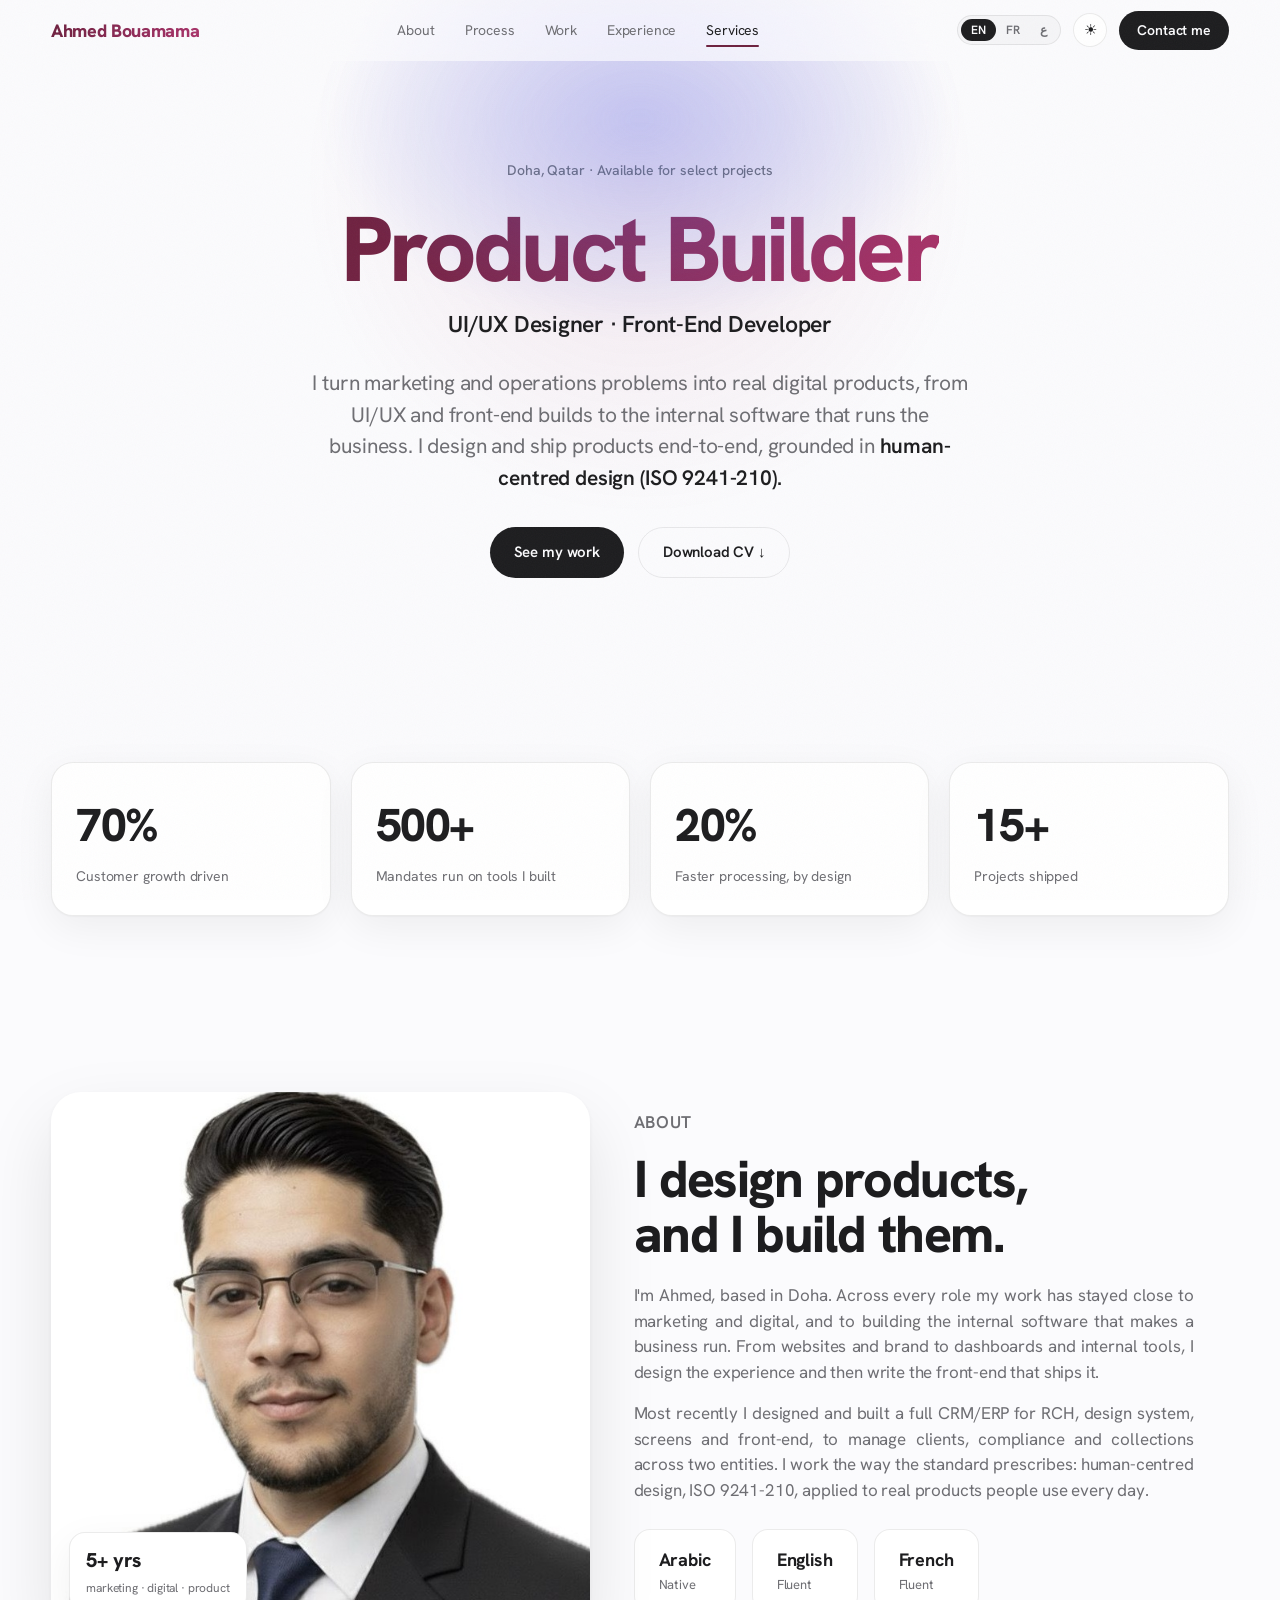
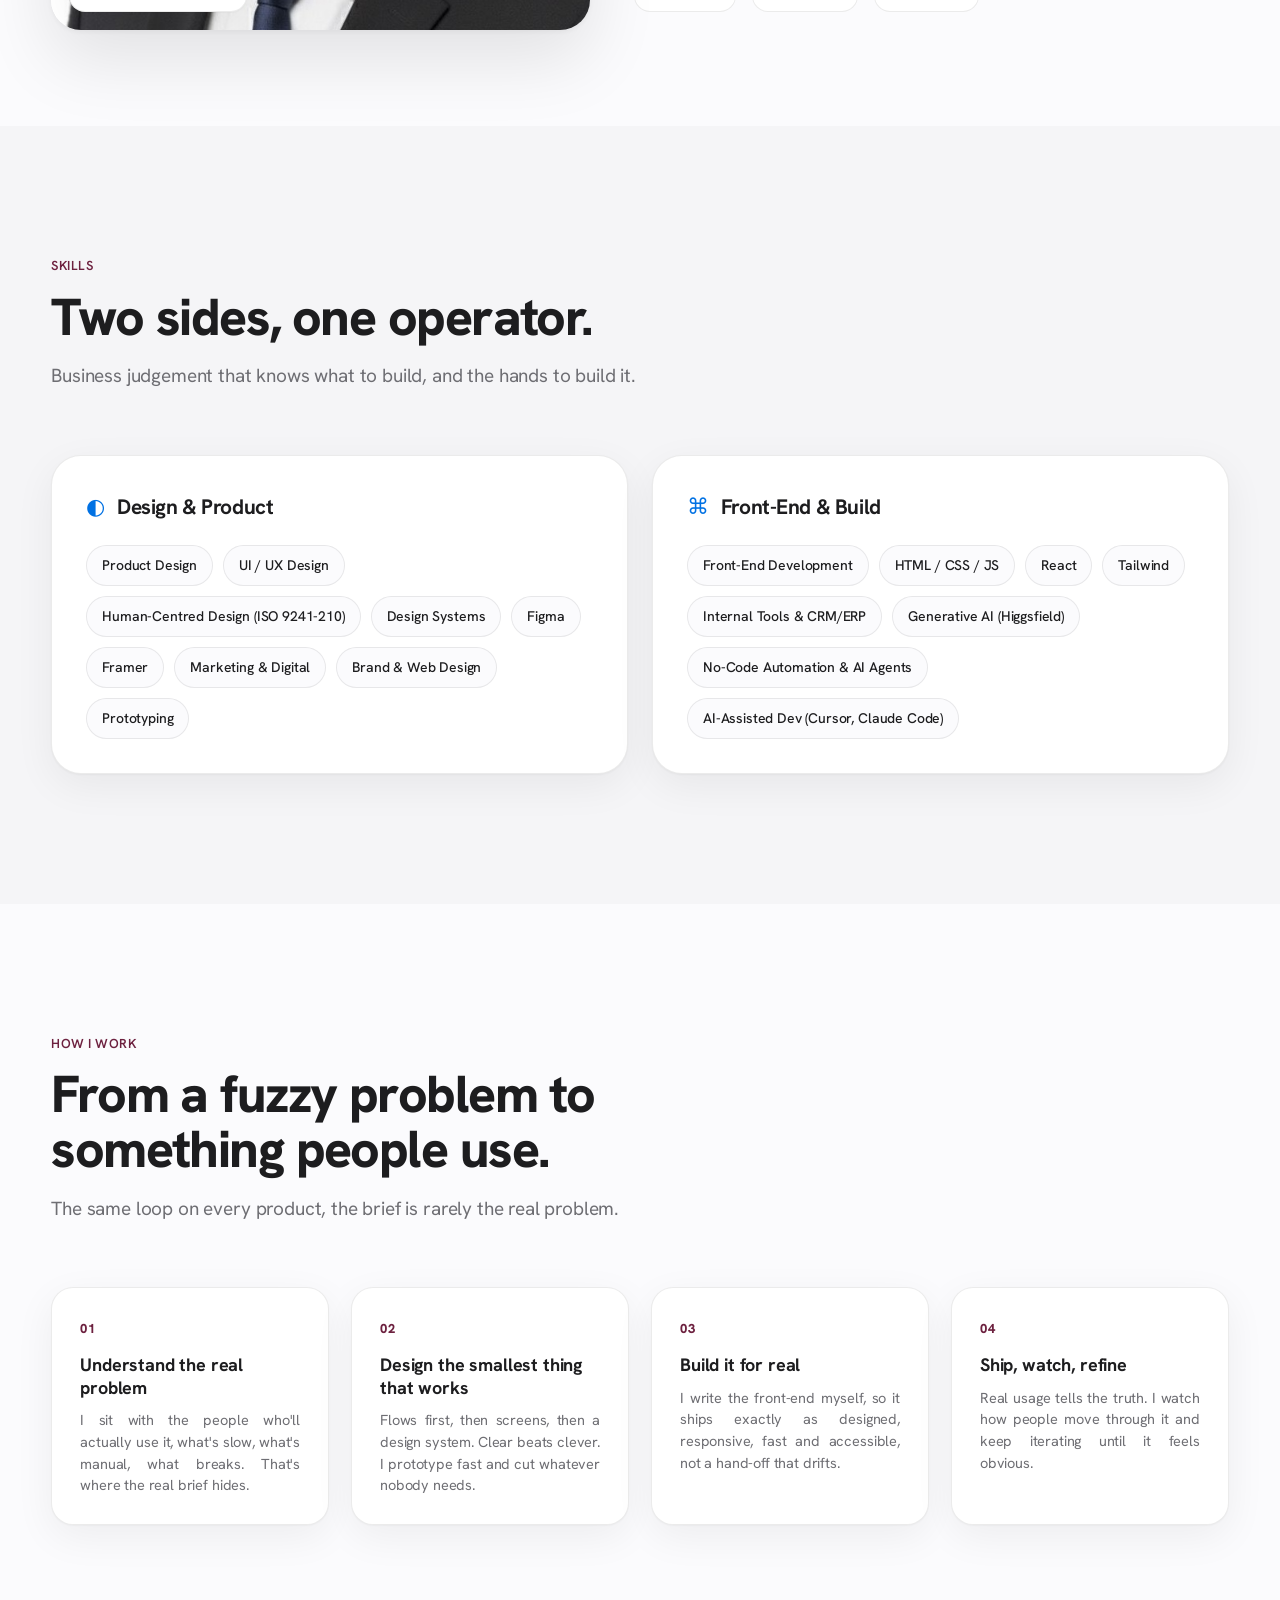
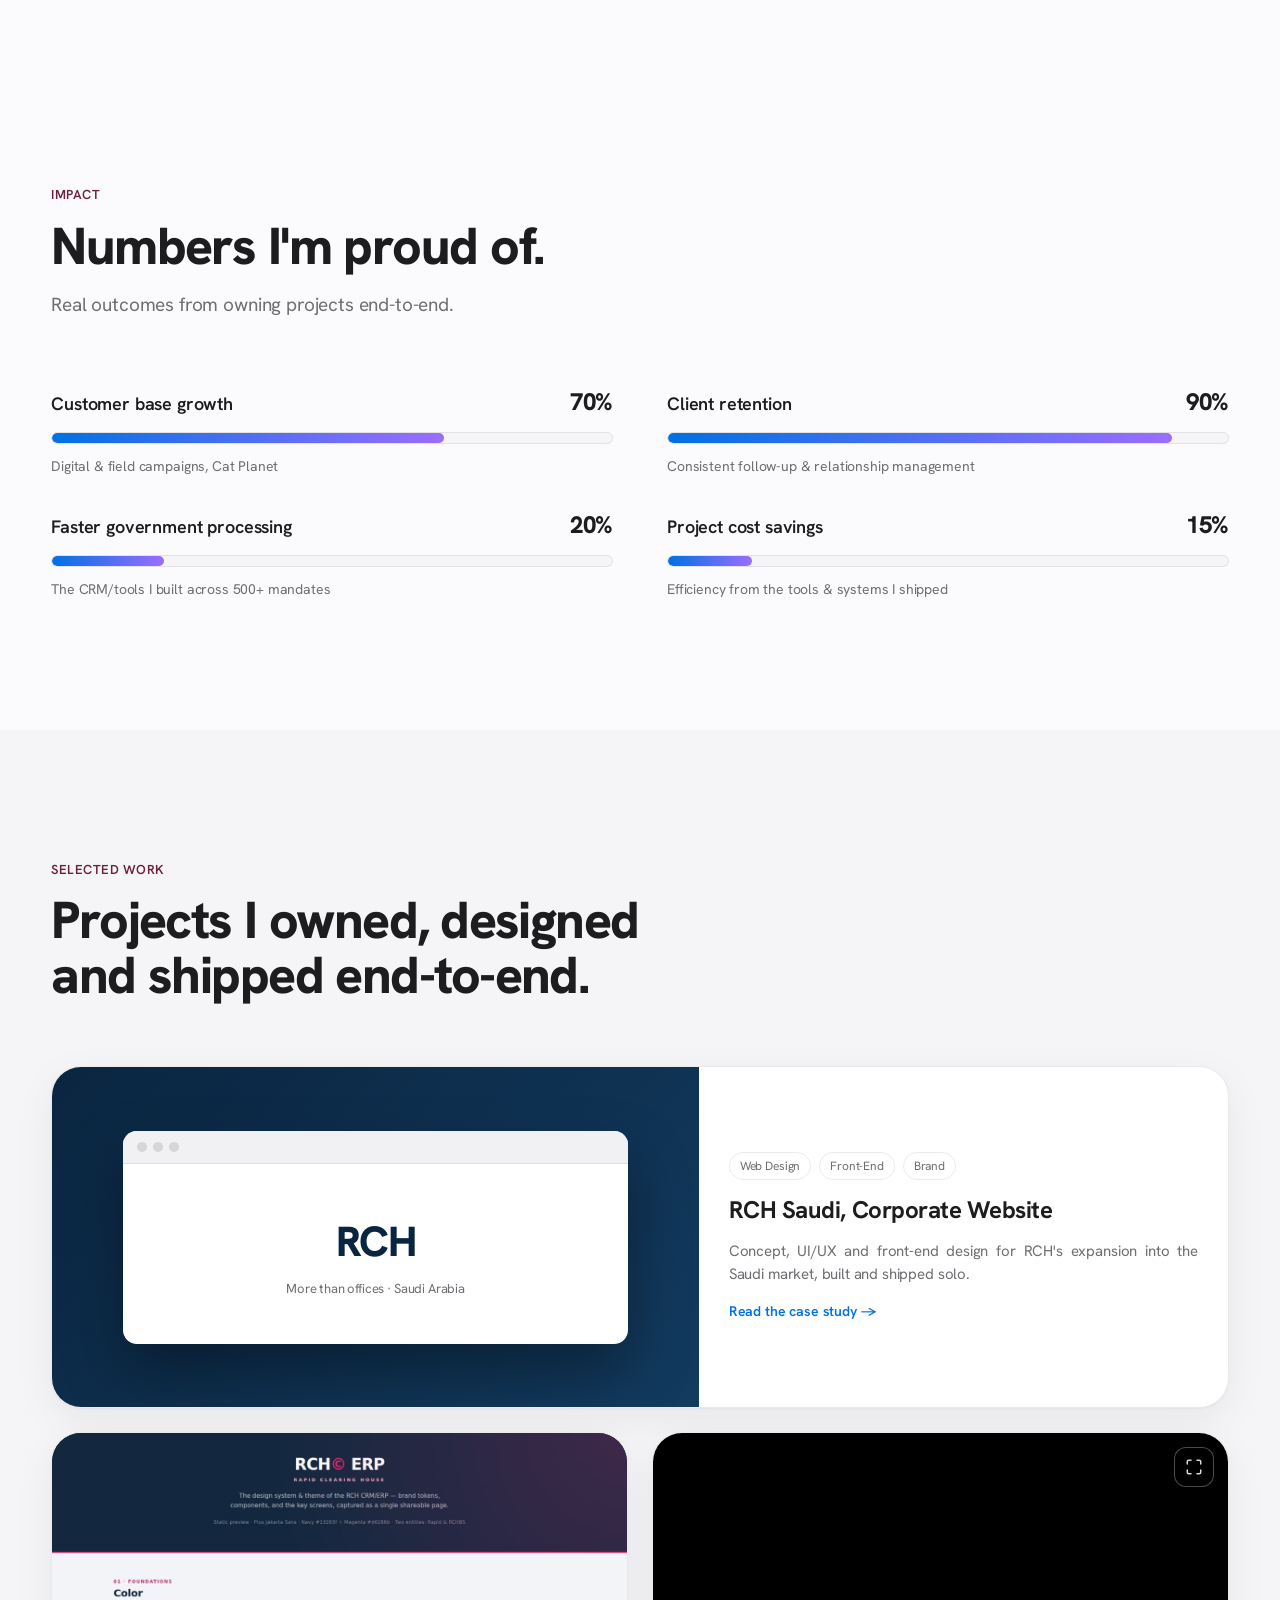
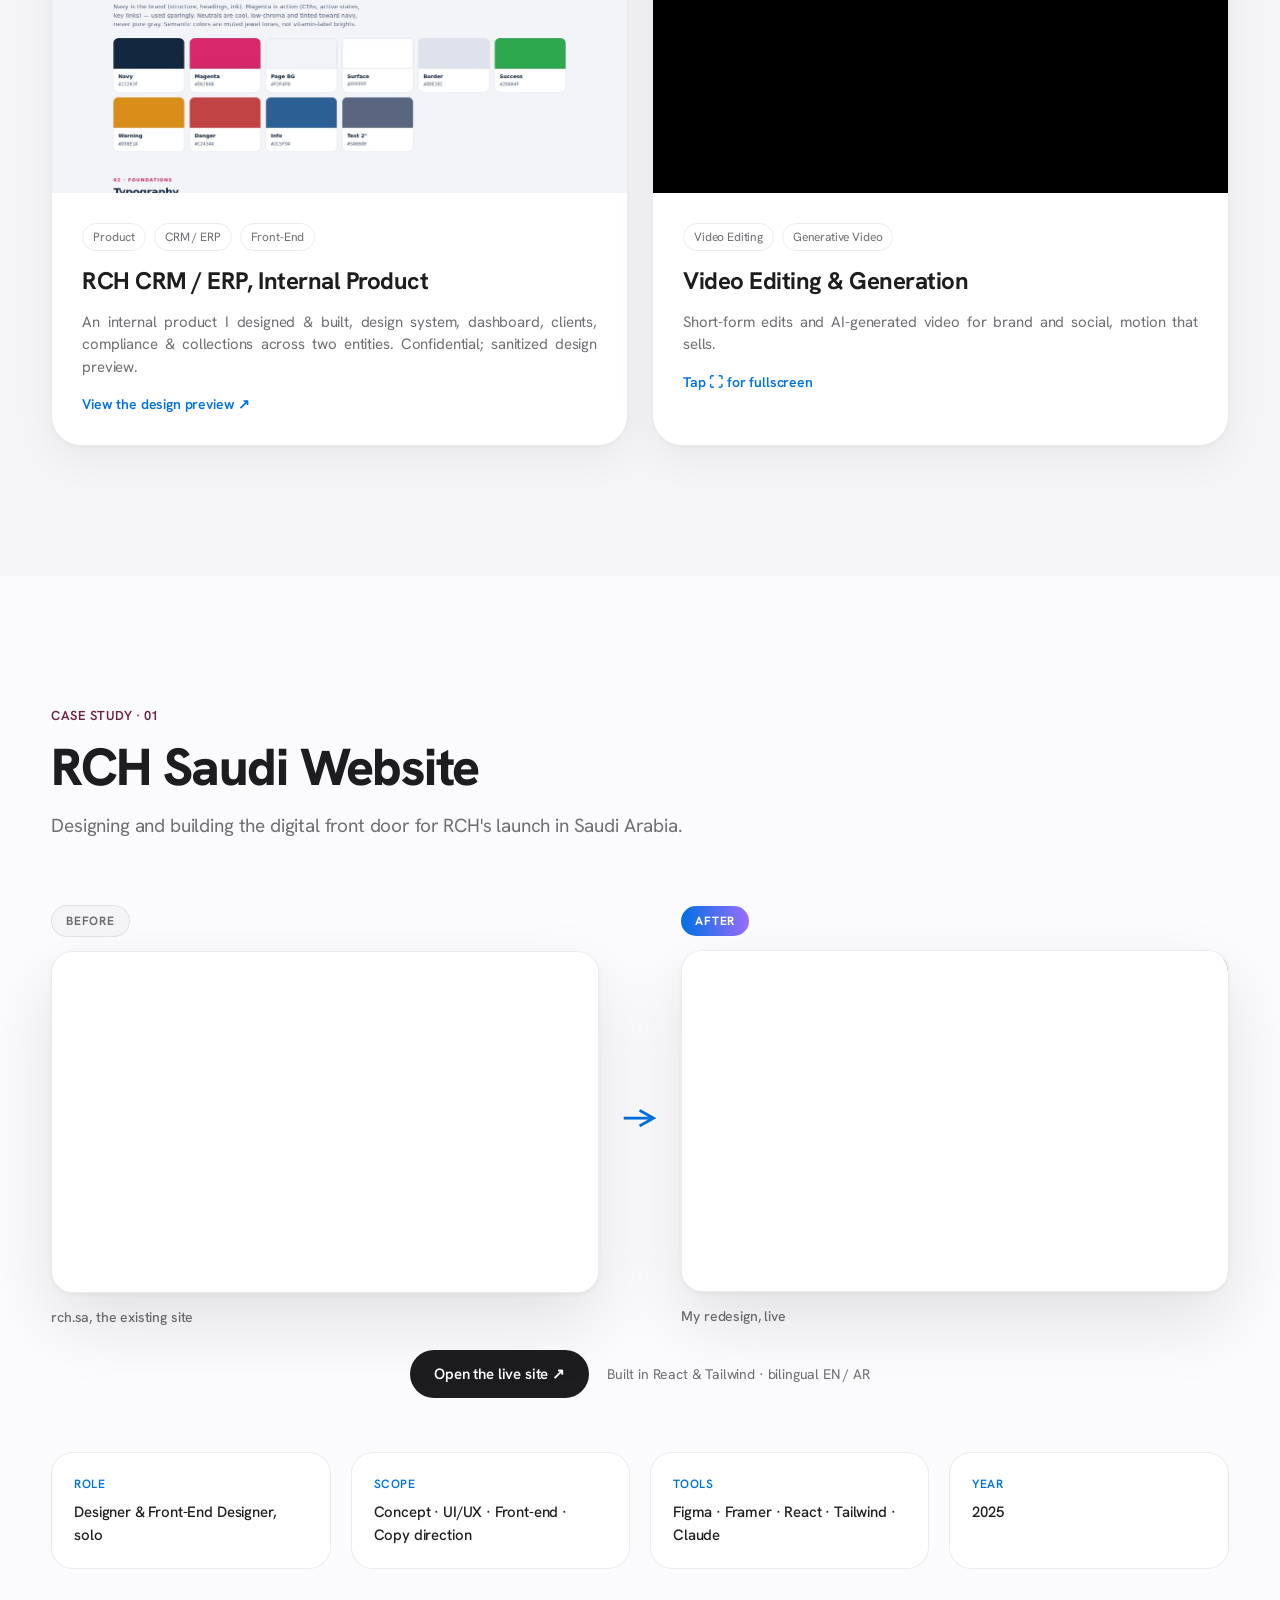
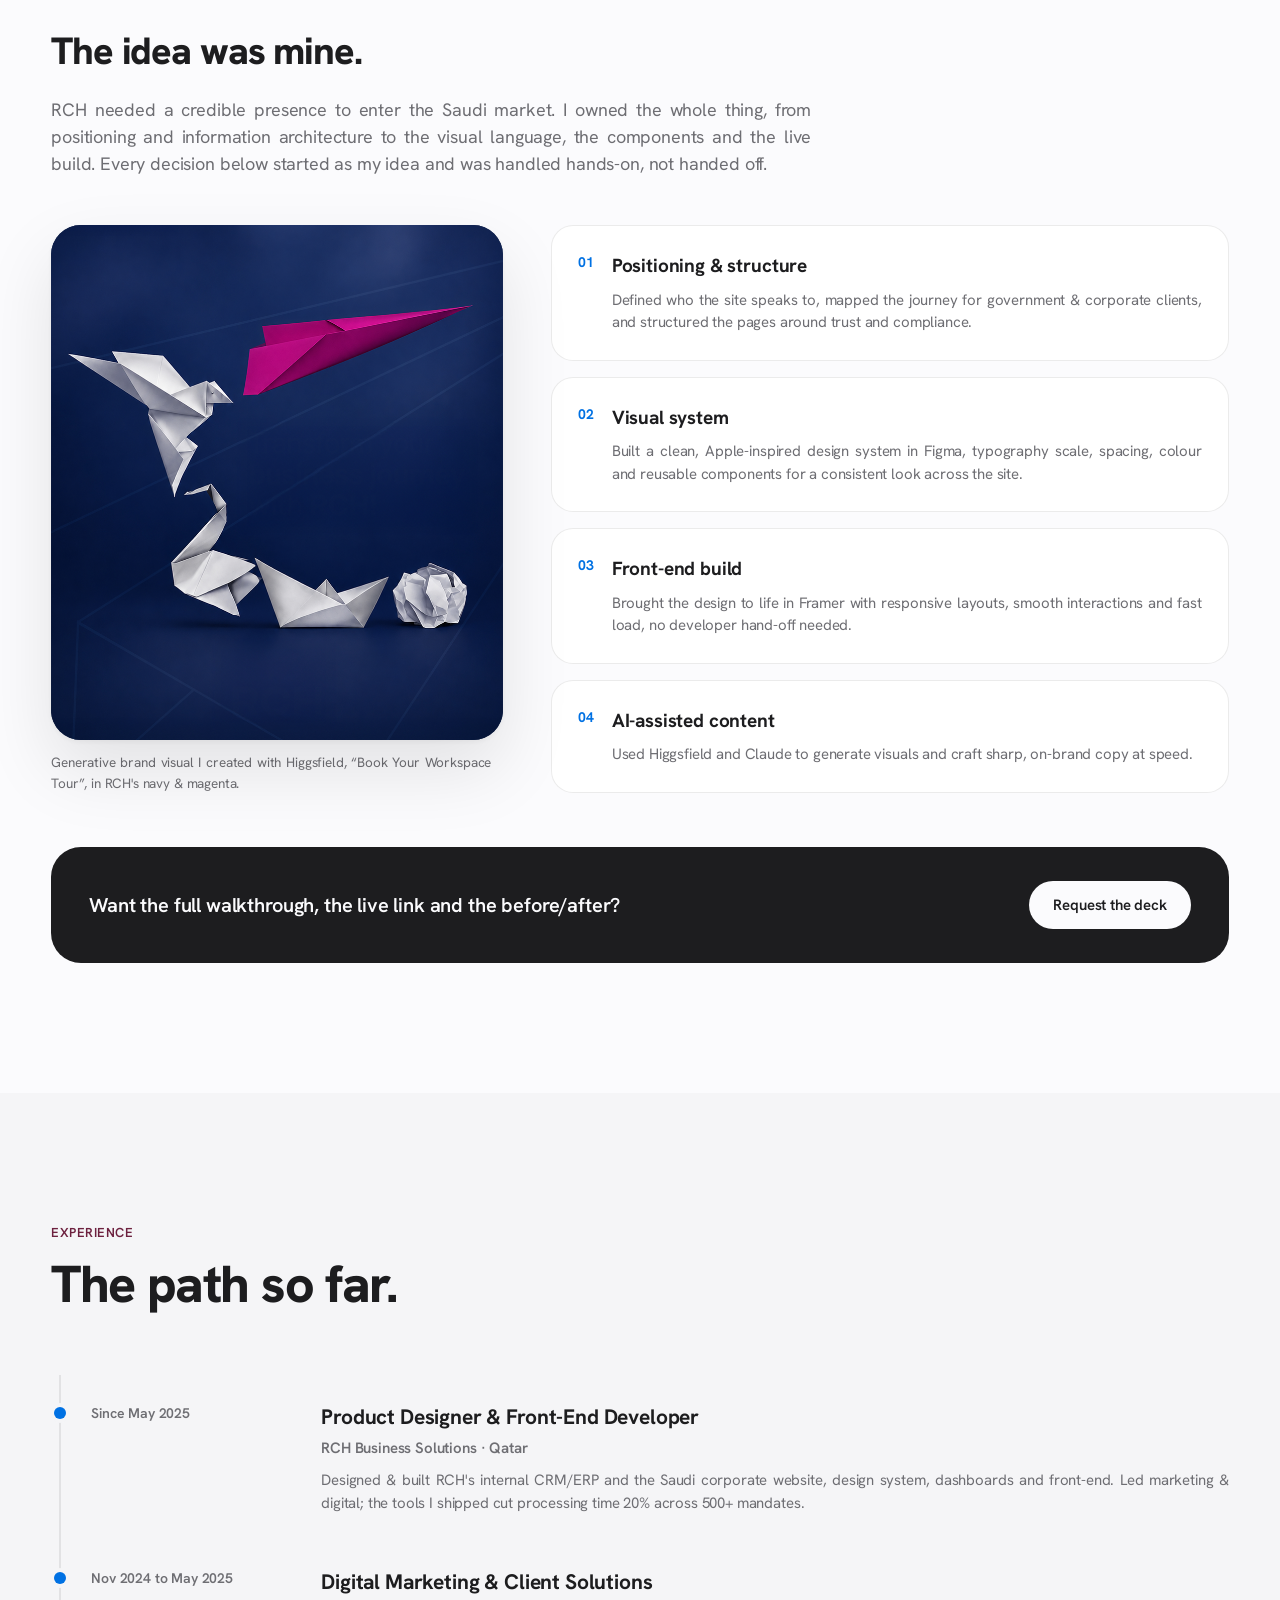
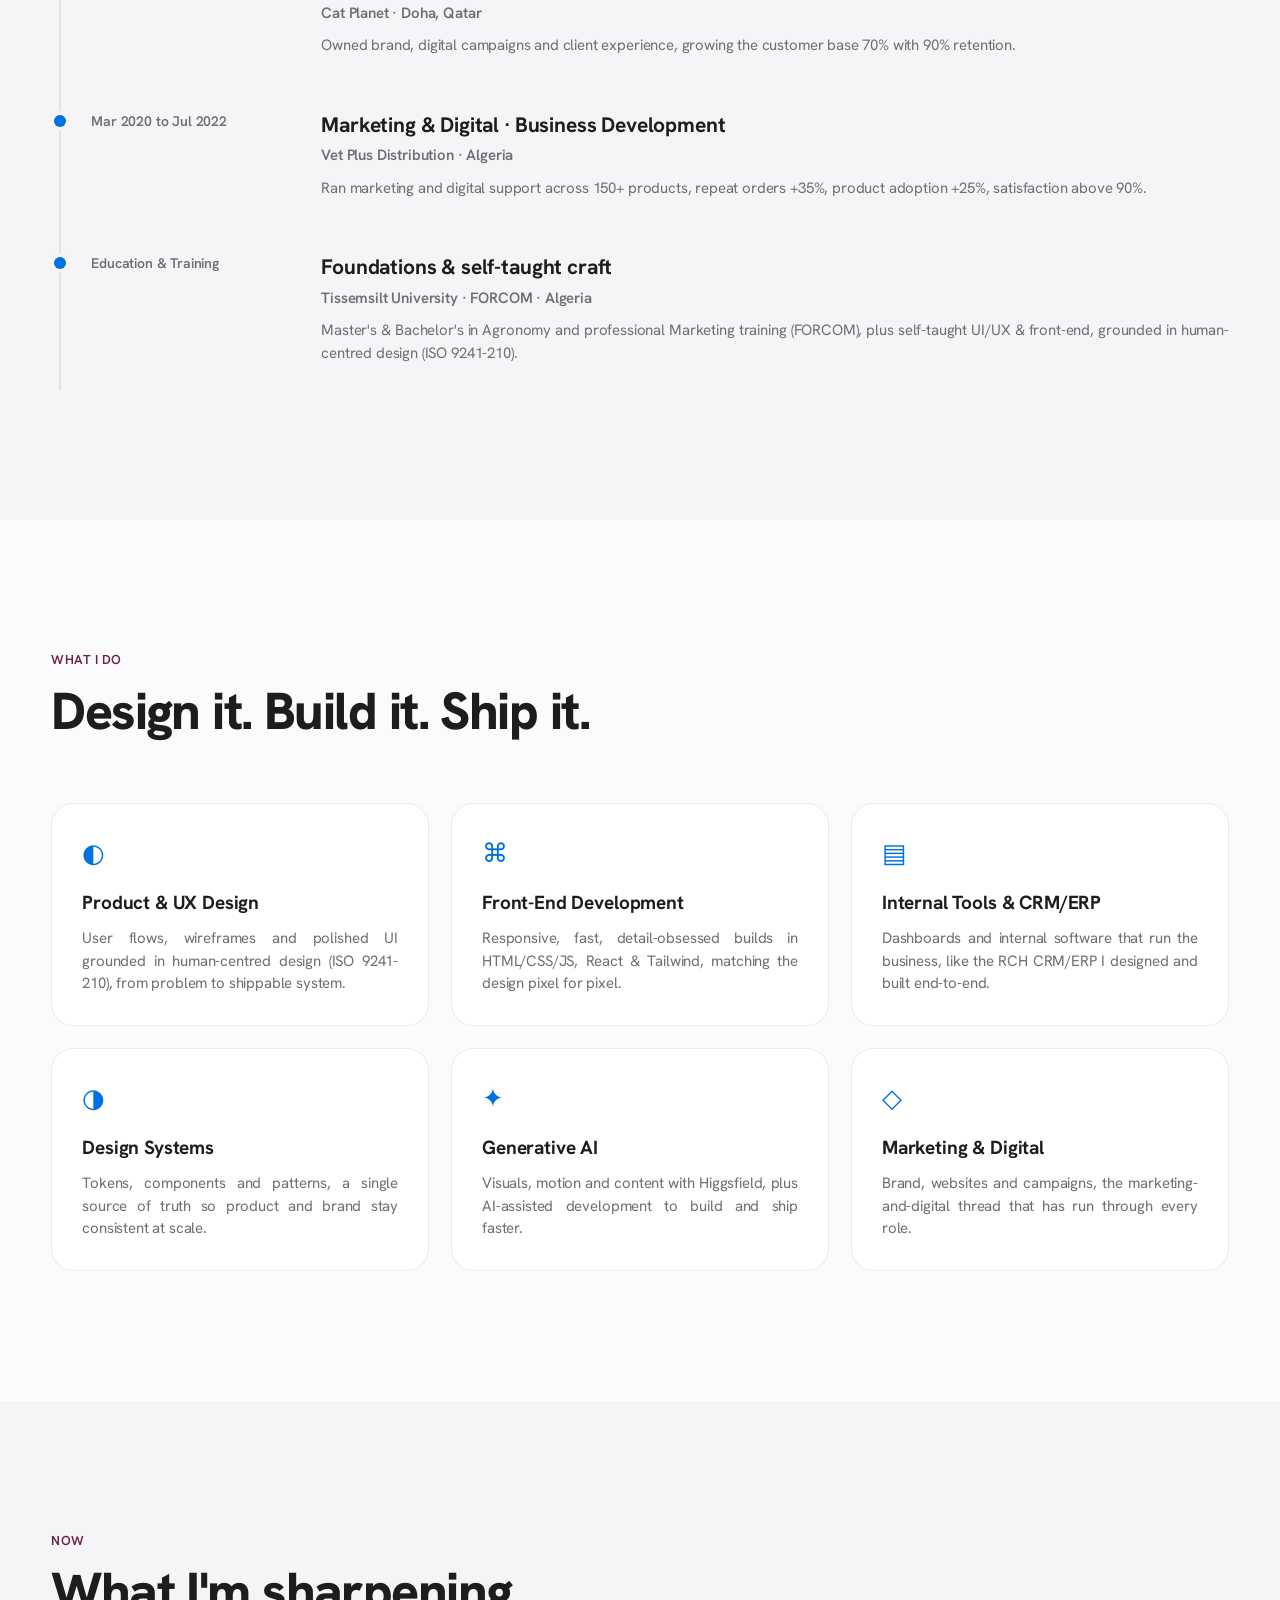
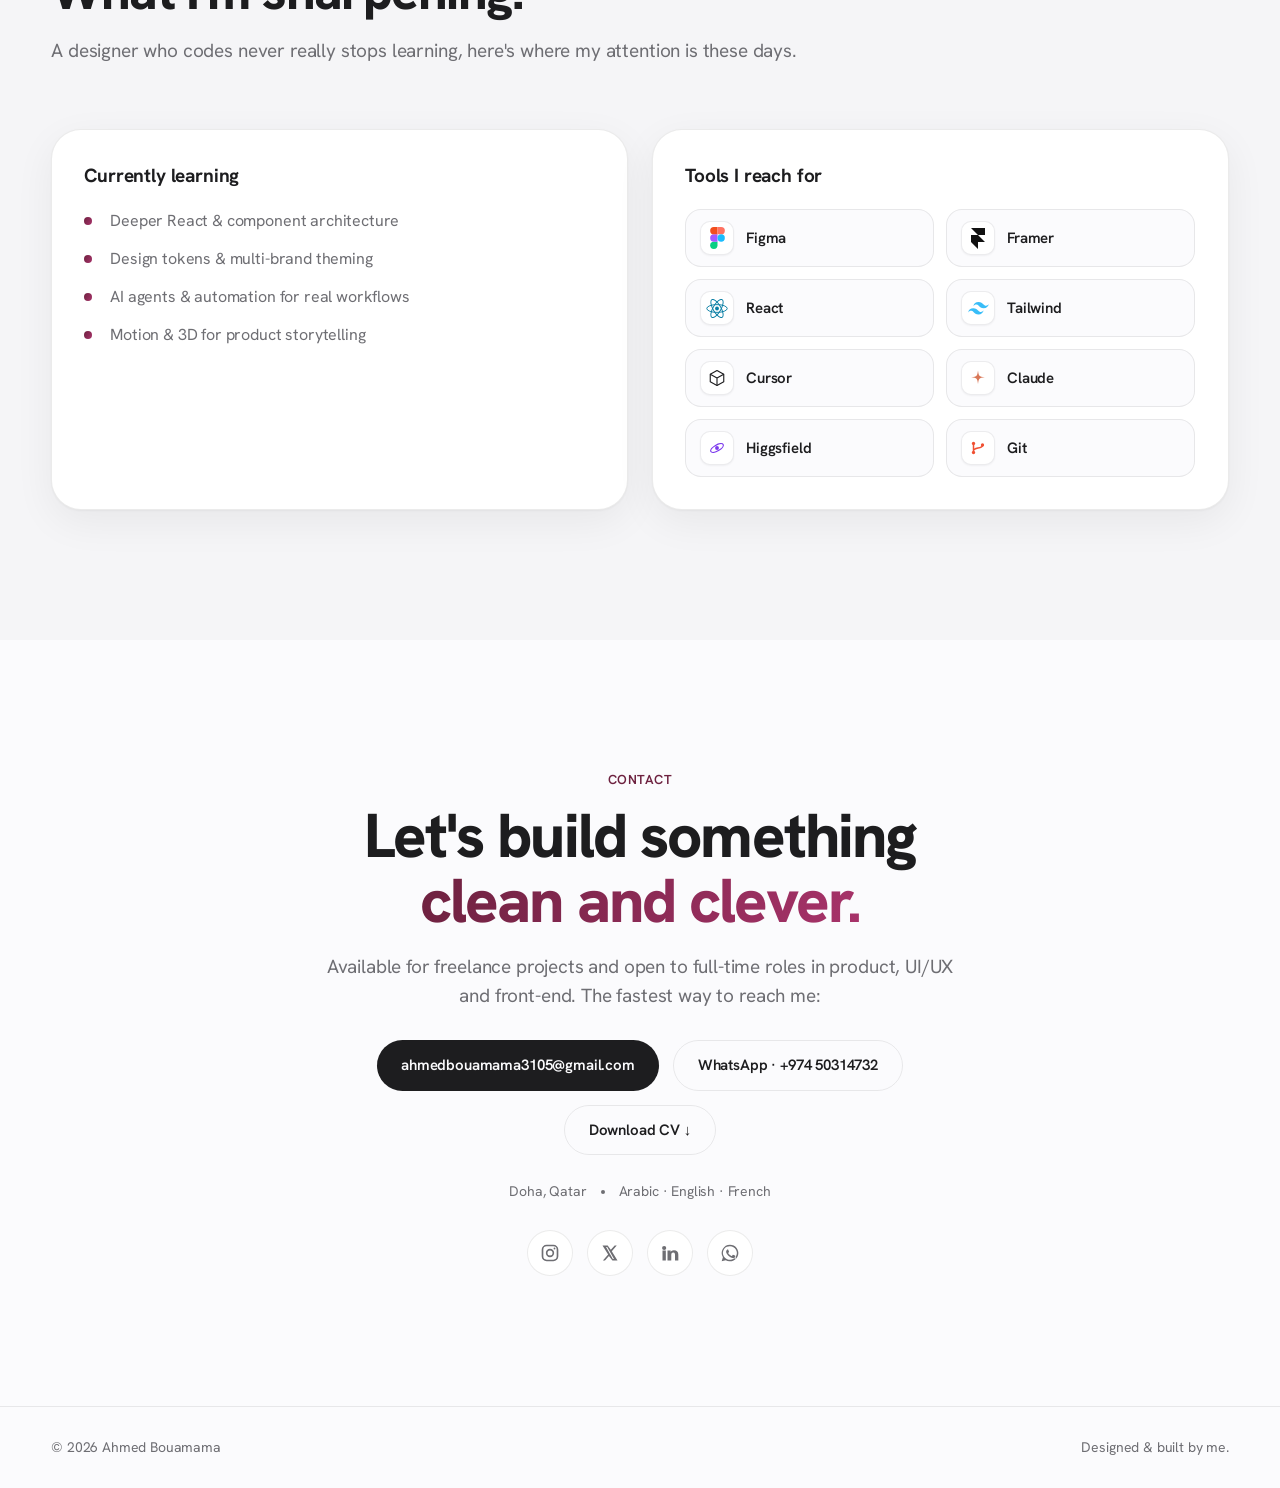
<file: index.html>
<!DOCTYPE html>
<html lang="en">
<head>
  <meta charset="UTF-8" />
  <meta name="viewport" content="width=device-width, initial-scale=1.0" />
  <title>Ahmed Bouamama, Product Builder · UI/UX Designer & Front-End Developer</title>
  <meta name="description" content="Ahmed Bouamama, Product Builder based in Doha. I design and build products end-to-end: UI/UX, front-end and internal software (CRM/ERP), grounded in human-centred design (ISO 9241-210)." />
  <meta name="theme-color" content="#0a0a0b" media="(prefers-color-scheme: dark)" />
  <meta name="theme-color" content="#fbfbfd" media="(prefers-color-scheme: light)" />
  <link rel="canonical" href="https://sid31-png.github.io/portfolio/" />
  <link rel="icon" href="data:image/svg+xml,%3Csvg xmlns='http://www.w3.org/2000/svg' viewBox='0 0 100 100'%3E%3Crect width='100' height='100' rx='24' fill='%236d213f'/%3E%3Ctext x='50' y='68' font-size='60' font-family='Arial' font-weight='bold' text-anchor='middle' fill='white'%3EA%3C/text%3E%3C/svg%3E" />

  <!-- Open Graph / Twitter -->
  <meta property="og:type" content="website" />
  <meta property="og:url" content="https://sid31-png.github.io/portfolio/" />
  <meta property="og:title" content="Ahmed Bouamama, Product Builder · UI/UX & Front-End" />
  <meta property="og:description" content="I design and build products end-to-end, UI/UX, front-end and internal software (CRM/ERP). Based in Doha." />
  <meta property="og:image" content="https://sid31-png.github.io/portfolio/assets/ahmed-headshot.jpg" />
  <meta name="twitter:card" content="summary_large_image" />
  <meta name="twitter:title" content="Ahmed Bouamama, Product Builder · UI/UX & Front-End" />
  <meta name="twitter:description" content="I design and build products end-to-end, UI/UX, front-end and internal software (CRM/ERP)." />
  <meta name="twitter:image" content="https://sid31-png.github.io/portfolio/assets/ahmed-headshot.jpg" />

  <!-- Schema.org -->
  <script type="application/ld+json">
  {
    "@context": "https://schema.org",
    "@type": "Person",
    "name": "Ahmed Bouamama",
    "jobTitle": "Product Builder · UI/UX Designer & Front-End Developer",
    "url": "https://sid31-png.github.io/portfolio/",
    "image": "https://sid31-png.github.io/portfolio/assets/ahmed-headshot.jpg",
    "email": "mailto:ahmedbouamama3105@gmail.com",
    "telephone": "+97450314732",
    "address": { "@type": "PostalAddress", "addressLocality": "Doha", "addressCountry": "QA" },
    "knowsLanguage": ["Arabic", "English", "French"],
    "knowsAbout": ["Product Design", "UI/UX Design", "Front-End Development", "Design Systems", "Human-centred design (ISO 9241-210)", "CRM/ERP"],
    "sameAs": [
      "https://www.linkedin.com/in/ahmed-bouamama",
      "https://www.instagram.com/sid_boua",
      "https://x.com/sidahmedbouama2"
    ]
  }
  </script>

  <link rel="preconnect" href="https://fonts.googleapis.com" />
  <link rel="preconnect" href="https://fonts.gstatic.com" crossorigin />
  <link href="https://fonts.googleapis.com/css2?family=Hanken+Grotesk:wght@400;500;600;700;800;900&family=IBM+Plex+Sans+Arabic:wght@400;500;600;700&display=swap" rel="stylesheet" />
  <link rel="stylesheet" href="css/styles.css" />
</head>
<body>
  <div class="fx-spotlight" id="spotlight" aria-hidden="true"></div>
  <div class="fx-grain" aria-hidden="true"></div>
  <div class="scroll-progress" id="scrollProgress"></div>

  <!-- Navigation -->
  <header class="nav" id="nav">
    <div class="nav__inner">
      <a href="#top" class="nav__logo">Ahmed&nbsp;Bouamama</a>
      <nav class="nav__links" id="navLinks">
        <a href="#about" data-i18n="nav_about">About</a>
        <a href="#approach" data-i18n="nav_approach">Process</a>
        <a href="#work" data-i18n="nav_work">Work</a>
        <a href="#experience" data-i18n="nav_exp">Experience</a>
        <a href="#services" data-i18n="nav_services">Services</a>
      </nav>
      <div class="nav__actions">
        <div class="lang" id="lang">
          <button data-lang="en" class="is-active">EN</button>
          <button data-lang="fr">FR</button>
          <button data-lang="ar">ع</button>
        </div>
        <button class="theme-toggle" id="themeToggle" aria-label="Toggle dark mode">
          <span class="theme-toggle__icon">☀</span>
        </button>
        <a href="#contact" class="btn btn--pill nav__cta" data-i18n="nav_cta">Contact me</a>
      </div>
      <button class="nav__burger" id="navBurger" aria-label="Menu">
        <span></span><span></span>
      </button>
    </div>
  </header>

  <main id="top">
    <!-- HERO -->
    <section class="hero">
      <div class="hero__glow"></div>
      <div class="container">
        <p class="hero__eyebrow reveal" data-i18n="hero_eyebrow">Doha, Qatar · Available for select projects</p>
        <h1 class="hero__title reveal" data-i18n-html="hero_title">
          <span class="grad">Product Builder</span>
        </h1>
        <p class="hero__subtitle reveal" data-i18n="hero_subtitle">UI/UX Designer · Front-End Developer</p>
        <p class="hero__lead reveal" data-i18n-html="hero_lead">
          I turn marketing and operations problems into real digital products, from
          UI/UX and front-end builds to the internal software that runs the business.
          I design and ship products end-to-end, grounded in
          <em>human-centred design (ISO&nbsp;9241-210).</em>
        </p>
        <div class="hero__cta reveal">
          <a href="#work" class="btn btn--dark" data-i18n="hero_cta1">See my work</a>
          <a href="assets/Ahmed-Bouamama-CV.pdf" download class="btn btn--ghost" data-i18n="hero_cta2">Download CV ↓</a>
        </div>
      </div>
    </section>

    <!-- STATS -->
    <section class="stats">
      <div class="container stats__grid">
        <div class="stat reveal">
          <span class="stat__num" data-count="70" data-suffix="%">0</span>
          <span class="stat__label" data-i18n="stat1">Customer growth driven</span>
        </div>
        <div class="stat reveal">
          <span class="stat__num" data-count="500" data-suffix="+">0</span>
          <span class="stat__label" data-i18n="stat2">Mandates run on tools I built</span>
        </div>
        <div class="stat reveal">
          <span class="stat__num" data-count="20" data-suffix="%">0</span>
          <span class="stat__label" data-i18n="stat3">Faster processing, by design</span>
        </div>
        <div class="stat reveal">
          <span class="stat__num" data-count="15" data-suffix="+">0</span>
          <span class="stat__label" data-i18n="stat4">Projects shipped</span>
        </div>
      </div>
    </section>

    <!-- ABOUT -->
    <section class="section" id="about">
      <div class="container about">
        <div class="about__media reveal">
          <img src="assets/ahmed-headshot.jpg" alt="Ahmed Bouamama" />
          <div class="about__badge">
            <strong data-i18n="about_badge_n">5+ yrs</strong>
            <span data-i18n="about_badge_t">marketing · digital · product</span>
          </div>
        </div>
        <div class="about__text reveal">
          <p class="section__eyebrow" data-i18n="nav_about">About</p>
          <h2 class="section__title" data-i18n-html="about_title">I design products,<br />and I build them.</h2>
          <p data-i18n="about_p1">I'm Ahmed, based in Doha. Across every role my work has stayed close to marketing and digital, and to building the internal software that makes a business run. From websites and brand to dashboards and internal tools, I design the experience and then write the front-end that ships it.</p>
          <p data-i18n="about_p2">Most recently I designed and built a full CRM/ERP for RCH, design system, screens and front-end, to manage clients, compliance and collections across two entities. I work the way the standard prescribes: human-centred design, <em>ISO&nbsp;9241-210</em>, applied to real products people use every day.</p>
          <ul class="about__langs">
            <li data-i18n-html="about_lang1">Arabic <span>Native</span></li>
            <li data-i18n-html="about_lang2">English <span>Fluent</span></li>
            <li data-i18n-html="about_lang3">French <span>Fluent</span></li>
          </ul>
        </div>
      </div>
    </section>

    <!-- SKILLS -->
    <section class="section section--alt" id="skills">
      <div class="container">
        <header class="section__head reveal">
          <p class="section__eyebrow" data-i18n="nav_skills">Skills</p>
          <h2 class="section__title" data-i18n="skills_title">Two sides, one operator.</h2>
          <p class="section__sub" data-i18n="skills_sub">Business judgement that knows what to build, and the hands to build it.</p>
        </header>
        <div class="skills__grid">
          <div class="skillset reveal">
            <div class="skillset__head">
              <span class="skillset__icon">◐</span>
              <h3 data-i18n="skills_set1">Design &amp; Product</h3>
            </div>
            <div class="chips">
              <span data-i18n="sk_pm">Product Design</span>
              <span>UI / UX Design</span>
              <span>Human-Centred Design (ISO 9241-210)</span>
              <span>Design Systems</span>
              <span>Figma</span>
              <span>Framer</span>
              <span>Marketing &amp; Digital</span>
              <span>Brand &amp; Web Design</span>
              <span>Prototyping</span>
            </div>
          </div>
          <div class="skillset reveal">
            <div class="skillset__head">
              <span class="skillset__icon">⌘</span>
              <h3 data-i18n="skills_set2">Front-End &amp; Build</h3>
            </div>
            <div class="chips">
              <span>Front-End Development</span>
              <span>HTML / CSS / JS</span>
              <span>React</span>
              <span>Tailwind</span>
              <span>Internal Tools &amp; CRM/ERP</span>
              <span>Generative AI (Higgsfield)</span>
              <span>No-Code Automation &amp; AI Agents</span>
              <span>AI-Assisted Dev (Cursor, Claude Code)</span>
            </div>
          </div>
        </div>
      </div>
    </section>

    <!-- APPROACH -->
    <section class="section" id="approach">
      <div class="container">
        <header class="section__head reveal">
          <p class="section__eyebrow" data-i18n="ap_eyebrow">How I work</p>
          <h2 class="section__title" data-i18n="ap_title">From a fuzzy problem to something people use.</h2>
          <p class="section__sub" data-i18n="ap_sub">The same loop on every product, the brief is rarely the real problem.</p>
        </header>
        <div class="approach__grid">
          <article class="ap reveal"><span class="ap__n">01</span><h3 data-i18n="ap1_t">Understand the real problem</h3><p data-i18n="ap1_x">I sit with the people who'll actually use it, what's slow, what's manual, what breaks. That's where the real brief hides.</p></article>
          <article class="ap reveal"><span class="ap__n">02</span><h3 data-i18n="ap2_t">Design the smallest thing that works</h3><p data-i18n="ap2_x">Flows first, then screens, then a design system. Clear beats clever. I prototype fast and cut whatever nobody needs.</p></article>
          <article class="ap reveal"><span class="ap__n">03</span><h3 data-i18n="ap3_t">Build it for real</h3><p data-i18n="ap3_x">I write the front-end myself, so it ships exactly as designed, responsive, fast and accessible, not a hand-off that drifts.</p></article>
          <article class="ap reveal"><span class="ap__n">04</span><h3 data-i18n="ap4_t">Ship, watch, refine</h3><p data-i18n="ap4_x">Real usage tells the truth. I watch how people move through it and keep iterating until it feels obvious.</p></article>
        </div>
      </div>
    </section>

    <!-- IMPACT -->
    <section class="section" id="impact">
      <div class="container">
        <header class="section__head reveal">
          <p class="section__eyebrow" data-i18n="impact_eyebrow">Impact</p>
          <h2 class="section__title" data-i18n="impact_title">Numbers I'm proud of.</h2>
          <p class="section__sub" data-i18n="impact_sub">Real outcomes from owning projects end-to-end.</p>
        </header>
        <div class="impact__list">
          <div class="bar reveal" data-val="70">
            <div class="bar__top">
              <span class="bar__label" data-i18n="impact_l1">Customer base growth</span>
              <span class="bar__val">0%</span>
            </div>
            <div class="bar__track"><div class="bar__fill"></div></div>
            <p class="bar__note" data-i18n="impact_n1">Digital &amp; field campaigns, Cat Planet</p>
          </div>
          <div class="bar reveal" data-val="90">
            <div class="bar__top">
              <span class="bar__label" data-i18n="impact_l2">Client retention</span>
              <span class="bar__val">0%</span>
            </div>
            <div class="bar__track"><div class="bar__fill"></div></div>
            <p class="bar__note" data-i18n="impact_n2">Consistent follow-up &amp; relationship management</p>
          </div>
          <div class="bar reveal" data-val="20">
            <div class="bar__top">
              <span class="bar__label" data-i18n="impact_l3">Faster government processing</span>
              <span class="bar__val">0%</span>
            </div>
            <div class="bar__track"><div class="bar__fill"></div></div>
            <p class="bar__note" data-i18n="impact_n3">The CRM/tools I built across 500+ mandates</p>
          </div>
          <div class="bar reveal" data-val="15">
            <div class="bar__top">
              <span class="bar__label" data-i18n="impact_l4">Project cost savings</span>
              <span class="bar__val">0%</span>
            </div>
            <div class="bar__track"><div class="bar__fill"></div></div>
            <p class="bar__note" data-i18n="impact_n4">Efficiency from the tools &amp; systems I shipped</p>
          </div>
        </div>
      </div>
    </section>

    <!-- WORK -->
    <section class="section section--alt" id="work">
      <div class="container">
        <header class="section__head reveal">
          <p class="section__eyebrow" data-i18n="work_eyebrow">Selected work</p>
          <h2 class="section__title" data-i18n-html="work_title">Projects I owned, designed<br />and shipped end-to-end.</h2>
        </header>
        <div class="work__grid">
          <a href="#rch" class="card card--feature reveal">
            <div class="card__media card__media--rch">
              <div class="browser float">
                <div class="browser__bar"><span></span><span></span><span></span></div>
                <div class="browser__body">
                  <p class="browser__brand">RCH</p>
                  <p class="browser__tag">More than offices · Saudi Arabia</p>
                </div>
                <div class="browser__shine"></div>
              </div>
            </div>
            <div class="card__body">
              <div class="card__meta"><span>Web Design</span><span>Front-End</span><span>Brand</span></div>
              <h3 class="card__title" data-i18n="work_c1_t">RCH Saudi, Corporate Website</h3>
              <p class="card__text" data-i18n="work_c1_x">Concept, UI/UX and front-end design for RCH's expansion into the Saudi market, built and shipped solo.</p>
              <span class="card__link" data-i18n="work_c1_l">Read the case study →</span>
            </div>
          </a>
          <a href="https://sid31-png.github.io/portfolio/projects/rch-crm.html" target="_blank" rel="noopener" class="card reveal">
            <div class="card__media card__media--shot">
              <img src="assets/rch-crm-preview.jpg" alt="RCH CRM / ERP design preview" loading="lazy" />
            </div>
            <div class="card__body">
              <div class="card__meta"><span>Product</span><span>CRM / ERP</span><span>Front-End</span></div>
              <h3 class="card__title" data-i18n="work_c4_t">RCH CRM / ERP, Internal Product</h3>
              <p class="card__text" data-i18n="work_c4_x">An internal product I designed &amp; built, design system, dashboard, clients, compliance &amp; collections across two entities. Confidential; sanitized design preview.</p>
              <span class="card__link" data-i18n="work_c4_l">View the design preview ↗</span>
            </div>
          </a>
          <div class="card reveal" id="videoCard">
            <div class="card__media card__media--video">
              <video class="card-video" id="showreel" src="assets/showreel.mp4" autoplay muted loop playsinline preload="auto"></video>
              <button class="video-fs" id="videoFs" aria-label="Fullscreen">
                <svg viewBox="0 0 24 24" width="18" height="18" fill="none" stroke="currentColor" stroke-width="2" stroke-linecap="round" stroke-linejoin="round"><path d="M8 3H5a2 2 0 0 0-2 2v3M16 3h3a2 2 0 0 1 2 2v3M8 21H5a2 2 0 0 1-2-2v-3M16 21h3a2 2 0 0 0 2-2v-3"/></svg>
              </button>
            </div>
            <div class="card__body">
              <div class="card__meta"><span>Video Editing</span><span>Generative Video</span></div>
              <h3 class="card__title" data-i18n="work_c5_t">Video Editing &amp; Generation</h3>
              <p class="card__text" data-i18n="work_c5_x">Short-form edits and AI-generated video for brand and social, motion that sells.</p>
              <span class="card__link" data-i18n="work_c5_l">Tap ⛶ for fullscreen</span>
            </div>
          </div>
        </div>
      </div>
    </section>

    <!-- RCH CASE STUDY -->
    <section class="section" id="rch">
      <div class="container">
        <header class="section__head reveal">
          <p class="section__eyebrow" data-i18n="rch_eyebrow">Case study · 01</p>
          <h2 class="section__title" data-i18n="rch_title">RCH Saudi Website</h2>
          <p class="section__sub" data-i18n="rch_sub">Designing and building the digital front door for RCH's launch in Saudi Arabia.</p>
        </header>

        <!-- Before / After, simple, side-by-side comparison -->
        <div class="ba reveal">
          <figure class="ba__item">
            <span class="ba__badge ba__badge--before" data-i18n="ba_before">Before</span>
            <div class="ba__frame">
              <div class="ba__ph" aria-hidden="true"><span>rch.sa</span></div>
              <iframe class="compare__frame" src="https://rch.sa/" title="rch.sa, existing site" loading="lazy"></iframe>
            </div>
            <figcaption data-i18n="ba_cap1">rch.sa, the existing site</figcaption>
          </figure>

          <div class="ba__arrow" aria-hidden="true">→</div>

          <figure class="ba__item">
            <span class="ba__badge ba__badge--after" data-i18n="ba_after">After</span>
            <div class="ba__frame">
              <img class="compare__frame ba__poster" src="assets/rch-saudi-preview.jpg" alt="RCH Saudi redesign" loading="lazy" />
              <iframe class="compare__frame" id="rchFrame" src="https://sid31-png.github.io/portfolio/projects/rch-saudi.html" title="RCH Saudi redesign, live" loading="lazy"></iframe>
            </div>
            <figcaption data-i18n="ba_cap2">My redesign, live</figcaption>
          </figure>
        </div>
        <div class="rch__live reveal">
          <a href="https://sid31-png.github.io/portfolio/projects/rch-saudi.html" target="_blank" rel="noopener" class="btn btn--dark" data-i18n="rch_live">Open the live site ↗</a>
          <span class="rch__live-meta" data-i18n="ba_meta">Built in React &amp; Tailwind · bilingual EN / AR</span>
        </div>

        <div class="case__grid">
          <div class="case__col reveal"><span class="case__k" data-i18n="rch_k1">Role</span><p data-i18n="rch_v1">Designer & Front-End Designer, solo</p></div>
          <div class="case__col reveal"><span class="case__k" data-i18n="rch_k2">Scope</span><p data-i18n="rch_v2">Concept · UI/UX · Front-end · Copy direction</p></div>
          <div class="case__col reveal"><span class="case__k" data-i18n="rch_k3">Tools</span><p>Figma · Framer · React · Tailwind · Claude</p></div>
          <div class="case__col reveal"><span class="case__k" data-i18n="rch_k4">Year</span><p>2025</p></div>
        </div>

        <div class="case__block reveal">
          <h3 data-i18n="rch_block_h">The idea was mine.</h3>
          <p data-i18n="rch_block_p">RCH needed a credible presence to enter the Saudi market. I owned the whole thing, from positioning and information architecture to the visual language, the components and the live build. Every decision below started as my idea and was handled hands-on, not handed off.</p>
        </div>

        <div class="idea-split">
          <figure class="idea-split__media reveal">
            <div class="idea-split__frame"><img src="assets/rch-workspace-tour.png" alt="RCH generative brand visual, Book Your Workspace Tour" loading="lazy" /></div>
            <figcaption data-i18n="rch_visual">Generative brand visual I created with Higgsfield, “Book Your Workspace Tour”, in RCH's navy &amp; magenta.</figcaption>
          </figure>
          <div class="idea-split__steps">
            <div class="case__item reveal"><span class="case__num">01</span><div><h4 data-i18n="rch_i1_h">Positioning & structure</h4><p data-i18n="rch_i1_p">Defined who the site speaks to, mapped the journey for government & corporate clients, and structured the pages around trust and compliance.</p></div></div>
            <div class="case__item reveal"><span class="case__num">02</span><div><h4 data-i18n="rch_i2_h">Visual system</h4><p data-i18n="rch_i2_p">Built a clean, Apple-inspired design system in Figma, typography scale, spacing, colour and reusable components for a consistent look across the site.</p></div></div>
            <div class="case__item reveal"><span class="case__num">03</span><div><h4 data-i18n="rch_i3_h">Front-end build</h4><p data-i18n="rch_i3_p">Brought the design to life in Framer with responsive layouts, smooth interactions and fast load, no developer hand-off needed.</p></div></div>
            <div class="case__item reveal"><span class="case__num">04</span><div><h4 data-i18n="rch_i4_h">AI-assisted content</h4><p data-i18n="rch_i4_p">Used Higgsfield and Claude to generate visuals and craft sharp, on-brand copy at speed.</p></div></div>
          </div>
        </div>

        <div class="case__cta reveal">
          <p data-i18n="rch_cta_p">Want the full walkthrough, the live link and the before/after?</p>
          <a href="#contact" class="btn btn--light" data-i18n="rch_cta_b">Request the deck</a>
        </div>
      </div>
    </section>

    <!-- EXPERIENCE -->
    <section class="section section--alt" id="experience">
      <div class="container">
        <header class="section__head reveal">
          <p class="section__eyebrow" data-i18n="nav_exp">Experience</p>
          <h2 class="section__title" data-i18n="exp_title">The path so far.</h2>
        </header>
        <div class="timeline">
          <div class="tl reveal"><div class="tl__date" data-i18n="exp_d1">Since May 2025</div><div class="tl__body"><h3 data-i18n="exp_r1">Product Designer &amp; Front-End Developer</h3><p class="tl__org">RCH Business Solutions · Qatar</p><p data-i18n="exp_x1">Designed &amp; built RCH's internal CRM/ERP and the Saudi corporate website, design system, dashboards and front-end. Led marketing &amp; digital; the tools I shipped cut processing time 20% across 500+ mandates.</p></div></div>
          <div class="tl reveal"><div class="tl__date" data-i18n="exp_d2">Nov 2024 to May 2025</div><div class="tl__body"><h3 data-i18n="exp_r2">Digital Marketing &amp; Client Solutions</h3><p class="tl__org">Cat Planet · Doha, Qatar</p><p data-i18n="exp_x2">Owned brand, digital campaigns and client experience, growing the customer base 70% with 90% retention.</p></div></div>
          <div class="tl reveal"><div class="tl__date" data-i18n="exp_d3">Mar 2020 to Jul 2022</div><div class="tl__body"><h3 data-i18n="exp_r3">Marketing &amp; Digital · Business Development</h3><p class="tl__org">Vet Plus Distribution · Algeria</p><p data-i18n="exp_x3">Ran marketing and digital support across 150+ products, repeat orders +35%, product adoption +25%, satisfaction above 90%.</p></div></div>
          <div class="tl reveal"><div class="tl__date" data-i18n="exp_d4">Education &amp; Training</div><div class="tl__body"><h3 data-i18n="exp_r4">Foundations &amp; self-taught craft</h3><p class="tl__org">Tissemsilt University · FORCOM · Algeria</p><p data-i18n="exp_x4">Master's &amp; Bachelor's in Agronomy and professional Marketing training (FORCOM), plus self-taught UI/UX &amp; front-end, grounded in human-centred design (ISO 9241-210).</p></div></div>
        </div>
      </div>
    </section>

    <!-- SERVICES -->
    <section class="section" id="services">
      <div class="container">
        <header class="section__head reveal">
          <p class="section__eyebrow" data-i18n="srv_eyebrow">What I do</p>
          <h2 class="section__title" data-i18n="srv_title">Design it. Build it. Ship it.</h2>
        </header>
        <div class="services__grid">
          <article class="service reveal"><span class="service__icon">◐</span><h3 data-i18n="srv1_t">Product &amp; UX Design</h3><p data-i18n="srv1_x">User flows, wireframes and polished UI grounded in human-centred design (ISO 9241-210), from problem to shippable system.</p></article>
          <article class="service reveal"><span class="service__icon">⌘</span><h3 data-i18n="srv2_t">Front-End Development</h3><p data-i18n="srv2_x">Responsive, fast, detail-obsessed builds in HTML/CSS/JS, React &amp; Tailwind, matching the design pixel for pixel.</p></article>
          <article class="service reveal"><span class="service__icon">▤</span><h3 data-i18n="srv3_t">Internal Tools &amp; CRM/ERP</h3><p data-i18n="srv3_x">Dashboards and internal software that run the business, like the RCH CRM/ERP I designed and built end-to-end.</p></article>
          <article class="service reveal"><span class="service__icon">◑</span><h3 data-i18n="srv4_t">Design Systems</h3><p data-i18n="srv4_x">Tokens, components and patterns, a single source of truth so product and brand stay consistent at scale.</p></article>
          <article class="service reveal"><span class="service__icon">✦</span><h3 data-i18n="srv5_t">Generative AI</h3><p data-i18n="srv5_x">Visuals, motion and content with Higgsfield, plus AI-assisted development to build and ship faster.</p></article>
          <article class="service reveal"><span class="service__icon">◇</span><h3 data-i18n="srv6_t">Marketing &amp; Digital</h3><p data-i18n="srv6_x">Brand, websites and campaigns, the marketing-and-digital thread that has run through every role.</p></article>
        </div>
      </div>
    </section>

    <!-- NOW -->
    <section class="section section--alt" id="now">
      <div class="container">
        <header class="section__head reveal">
          <p class="section__eyebrow" data-i18n="now_eyebrow">Now</p>
          <h2 class="section__title" data-i18n="now_title">What I'm sharpening.</h2>
          <p class="section__sub" data-i18n="now_sub">A designer who codes never really stops learning, here's where my attention is these days.</p>
        </header>
        <div class="now__grid">
          <div class="now__card reveal">
            <h3 data-i18n="now_l_t">Currently learning</h3>
            <ul class="now__list">
              <li data-i18n="now_l1">Deeper React &amp; component architecture</li>
              <li data-i18n="now_l2">Design tokens &amp; multi-brand theming</li>
              <li data-i18n="now_l3">AI agents &amp; automation for real workflows</li>
              <li data-i18n="now_l4">Motion &amp; 3D for product storytelling</li>
            </ul>
          </div>
          <div class="now__card reveal">
            <h3 data-i18n="now_t_t">Tools I reach for</h3>
            <div class="tools">
              <span class="tool reveal" style="--c:#F24E1E"><i><svg viewBox="0 0 38 57" width="15" height="22" aria-hidden="true"><path fill="#0acf83" d="M9.5 57A9.5 9.5 0 0 0 19 47.5V38H9.5a9.5 9.5 0 0 0 0 19z"/><path fill="#a259ff" d="M0 28.5A9.5 9.5 0 0 1 9.5 19H19v19H9.5A9.5 9.5 0 0 1 0 28.5z"/><path fill="#f24e1e" d="M0 9.5A9.5 9.5 0 0 1 9.5 0H19v19H9.5A9.5 9.5 0 0 1 0 9.5z"/><path fill="#ff7262" d="M19 0h9.5a9.5 9.5 0 0 1 0 19H19z"/><path fill="#1abcfe" d="M38 28.5A9.5 9.5 0 1 1 19 28.5 9.5 9.5 0 0 1 38 28.5z"/></svg></i>Figma</span>
              <span class="tool reveal" style="--c:#111111"><i><svg viewBox="0 0 16 24" width="14" height="21" aria-hidden="true" fill="#111"><path d="M0 0h16v8H8zM0 8h8l8 8H8v8L0 16z"/></svg></i>Framer</span>
              <span class="tool reveal" style="--c:#087EA4"><i><svg viewBox="-11.5 -10.23 23 20.46" width="22" height="19" aria-hidden="true"><circle r="2.05" fill="#087EA4"/><g fill="none" stroke="#087EA4" stroke-width="1"><ellipse rx="11" ry="4.2"/><ellipse rx="11" ry="4.2" transform="rotate(60)"/><ellipse rx="11" ry="4.2" transform="rotate(120)"/></g></svg></i>React</span>
              <span class="tool reveal" style="--c:#38BDF8"><i><svg viewBox="0 0 48 30" width="21" height="13" aria-hidden="true"><path fill="#38BDF8" d="M24 0c-6.4 0-10.4 3.2-12 9.6 2.4-3.2 5.2-4.4 8.4-3.6 1.83.46 3.13 1.78 4.57 3.24C27.31 11.66 30.03 14.4 36 14.4c6.4 0 10.4-3.2 12-9.6-2.4 3.2-5.2 4.4-8.4 3.6-1.83-.46-3.13-1.78-4.57-3.24C32.69 2.74 29.97 0 24 0zM12 14.4c-6.4 0-10.4 3.2-12 9.6 2.4-3.2 5.2-4.4 8.4-3.6 1.83.46 3.13 1.78 4.57 3.24C15.31 26.06 18.03 28.8 24 28.8c6.4 0 10.4-3.2 12-9.6-2.4 3.2-5.2 4.4-8.4 3.6-1.83-.46-3.13-1.78-4.57-3.24C20.69 17.14 17.97 14.4 12 14.4z"/></svg></i>Tailwind</span>
              <span class="tool reveal" style="--c:#1D1D1F"><i><svg viewBox="0 0 24 24" width="18" height="18" aria-hidden="true" fill="none" stroke="#1D1D1F" stroke-width="1.5" stroke-linejoin="round"><path d="M12 2 3 7v10l9 5 9-5V7z"/><path d="M12 12 3 7M12 12v10M12 12l9-5"/></svg></i>Cursor</span>
              <span class="tool reveal" style="--c:#D97757"><i><svg viewBox="0 0 24 24" width="18" height="18" aria-hidden="true" fill="#D97757"><path d="M12 2c.5 4 1 6 2 7s3 1.5 7 2c-4 .5-6 1-7 2s-1.5 3-2 7c-.5-4-1-6-2-7s-3-1.5-7-2c4-.5 6-1 7-2s1.5-3 2-7z"/></svg></i>Claude</span>
              <span class="tool reveal" style="--c:#7C3AED"><i><svg viewBox="0 0 24 24" width="18" height="18" aria-hidden="true" fill="none"><circle cx="12" cy="12" r="2.6" fill="#7C3AED"/><ellipse cx="12" cy="12" rx="9.5" ry="4" stroke="#7C3AED" stroke-width="1.6" transform="rotate(-30 12 12)"/></svg></i>Higgsfield</span>
              <span class="tool reveal" style="--c:#F05032"><i><svg viewBox="0 0 24 24" width="18" height="18" aria-hidden="true" fill="none" stroke="#F05032" stroke-width="2" stroke-linecap="round"><circle cx="6" cy="6" r="2.2" fill="#F05032" stroke="none"/><circle cx="6" cy="18" r="2.2" fill="#F05032" stroke="none"/><circle cx="18" cy="8" r="2.2" fill="#F05032" stroke="none"/><path d="M6 8.2v7.6M6 15.8c0-5 12-2.5 12-7.6"/></svg></i>Git</span>
            </div>
          </div>
        </div>
      </div>
    </section>

    <!-- CONTACT -->
    <section class="section contact" id="contact">
      <div class="container contact__inner reveal">
        <p class="section__eyebrow" data-i18n="ct_eyebrow">Contact</p>
        <h2 class="contact__title" data-i18n-html="ct_title">Let's build something<br /><span class="grad">clean and clever.</span></h2>
        <p class="contact__lead" data-i18n="ct_lead">Available for freelance projects and open to full-time roles in product, UI/UX and front-end. The fastest way to reach me:</p>
        <div class="contact__actions">
          <a href="mailto:ahmedbouamama3105@gmail.com" class="btn btn--dark">ahmedbouamama3105@gmail.com</a>
          <a href="https://wa.me/message/OPR5GQJAE3MUC1" target="_blank" rel="noopener" class="btn btn--ghost">WhatsApp · +974 50314732</a>
          <a href="assets/Ahmed-Bouamama-CV.pdf" download class="btn btn--ghost" data-i18n="hero_cta2">Download CV ↓</a>
        </div>
        <div class="contact__meta"><span>Doha, Qatar</span><i></i><span>Arabic · English · French</span></div>
        <div class="social">
          <a href="https://www.instagram.com/sid_boua?utm_source=qr" target="_blank" rel="noopener" aria-label="Instagram">
            <svg viewBox="0 0 24 24" width="20" height="20" fill="none" stroke="currentColor" stroke-width="2"><rect x="3" y="3" width="18" height="18" rx="5"/><circle cx="12" cy="12" r="4"/><circle cx="17.4" cy="6.6" r="1.1" fill="currentColor" stroke="none"/></svg>
          </a>
          <a href="https://x.com/sidahmedbouama2?s=11" target="_blank" rel="noopener" aria-label="X">
            <svg viewBox="0 0 24 24" width="18" height="18" fill="currentColor"><path d="M18.2 2H21l-6.6 7.5L22 22h-6.8l-4.6-6-5.3 6H2.5l7-8L2 2h6.9l4.2 5.5L18.2 2Zm-2.4 18h1.5L8.3 4H6.7l9.1 16Z"/></svg>
          </a>
          <a href="https://www.linkedin.com/in/ahmed-bouamama?utm_source=share_via&utm_content=profile&utm_medium=member_ios" target="_blank" rel="noopener" aria-label="LinkedIn">
            <svg viewBox="0 0 24 24" width="20" height="20" fill="currentColor"><path d="M4.98 3.5A2.5 2.5 0 1 0 5 8.5a2.5 2.5 0 0 0 0-5ZM3 9h4v12H3V9Zm6 0h3.8v1.7h.05c.53-1 1.83-2.05 3.77-2.05C20.4 8.65 22 10.5 22 14v7h-4v-6.2c0-1.5-.03-3.4-2.07-3.4-2.07 0-2.4 1.6-2.4 3.3V21H9V9Z"/></svg>
          </a>
          <a href="https://wa.me/message/OPR5GQJAE3MUC1" target="_blank" rel="noopener" aria-label="WhatsApp">
            <svg viewBox="0 0 24 24" width="20" height="20" fill="currentColor"><path d="M12 2a10 10 0 0 0-8.5 15.2L2 22l4.9-1.4A10 10 0 1 0 12 2Zm0 1.8a8.2 8.2 0 0 1 6.9 12.6l-.2.3.6 2.2-2.3-.6-.3.2A8.2 8.2 0 1 1 12 3.8Zm-3 4.1c-.2 0-.5.07-.7.35-.25.3-.95.93-.95 2.27 0 1.34.97 2.63 1.1 2.8.14.18 1.9 2.9 4.6 4 2.27.9 2.73.72 3.22.68.5-.04 1.6-.65 1.83-1.28.22-.63.22-1.17.16-1.28-.07-.1-.25-.16-.53-.3-.28-.14-1.65-.8-1.9-.9-.26-.1-.45-.14-.63.14-.18.28-.72.9-.88 1.08-.16.18-.32.2-.6.07-.28-.14-1.17-.43-2.23-1.38-.82-.73-1.38-1.64-1.54-1.92-.16-.28-.02-.43.12-.57.13-.13.28-.33.42-.49.14-.16.18-.28.28-.46.1-.18.05-.35-.02-.49-.07-.14-.63-1.5-.86-2.06-.22-.54-.45-.47-.62-.48h-.54Z"/></svg>
          </a>
        </div>
      </div>
    </section>
  </main>

  <footer class="footer">
    <div class="container footer__inner">
      <span>© <span id="year"></span> Ahmed Bouamama</span>
      <span data-i18n="footer">Designed &amp; built by me.</span>
    </div>
  </footer>

  <script src="js/i18n.js"></script>
  <script src="js/script.js"></script>
</body>
</html>
</file>
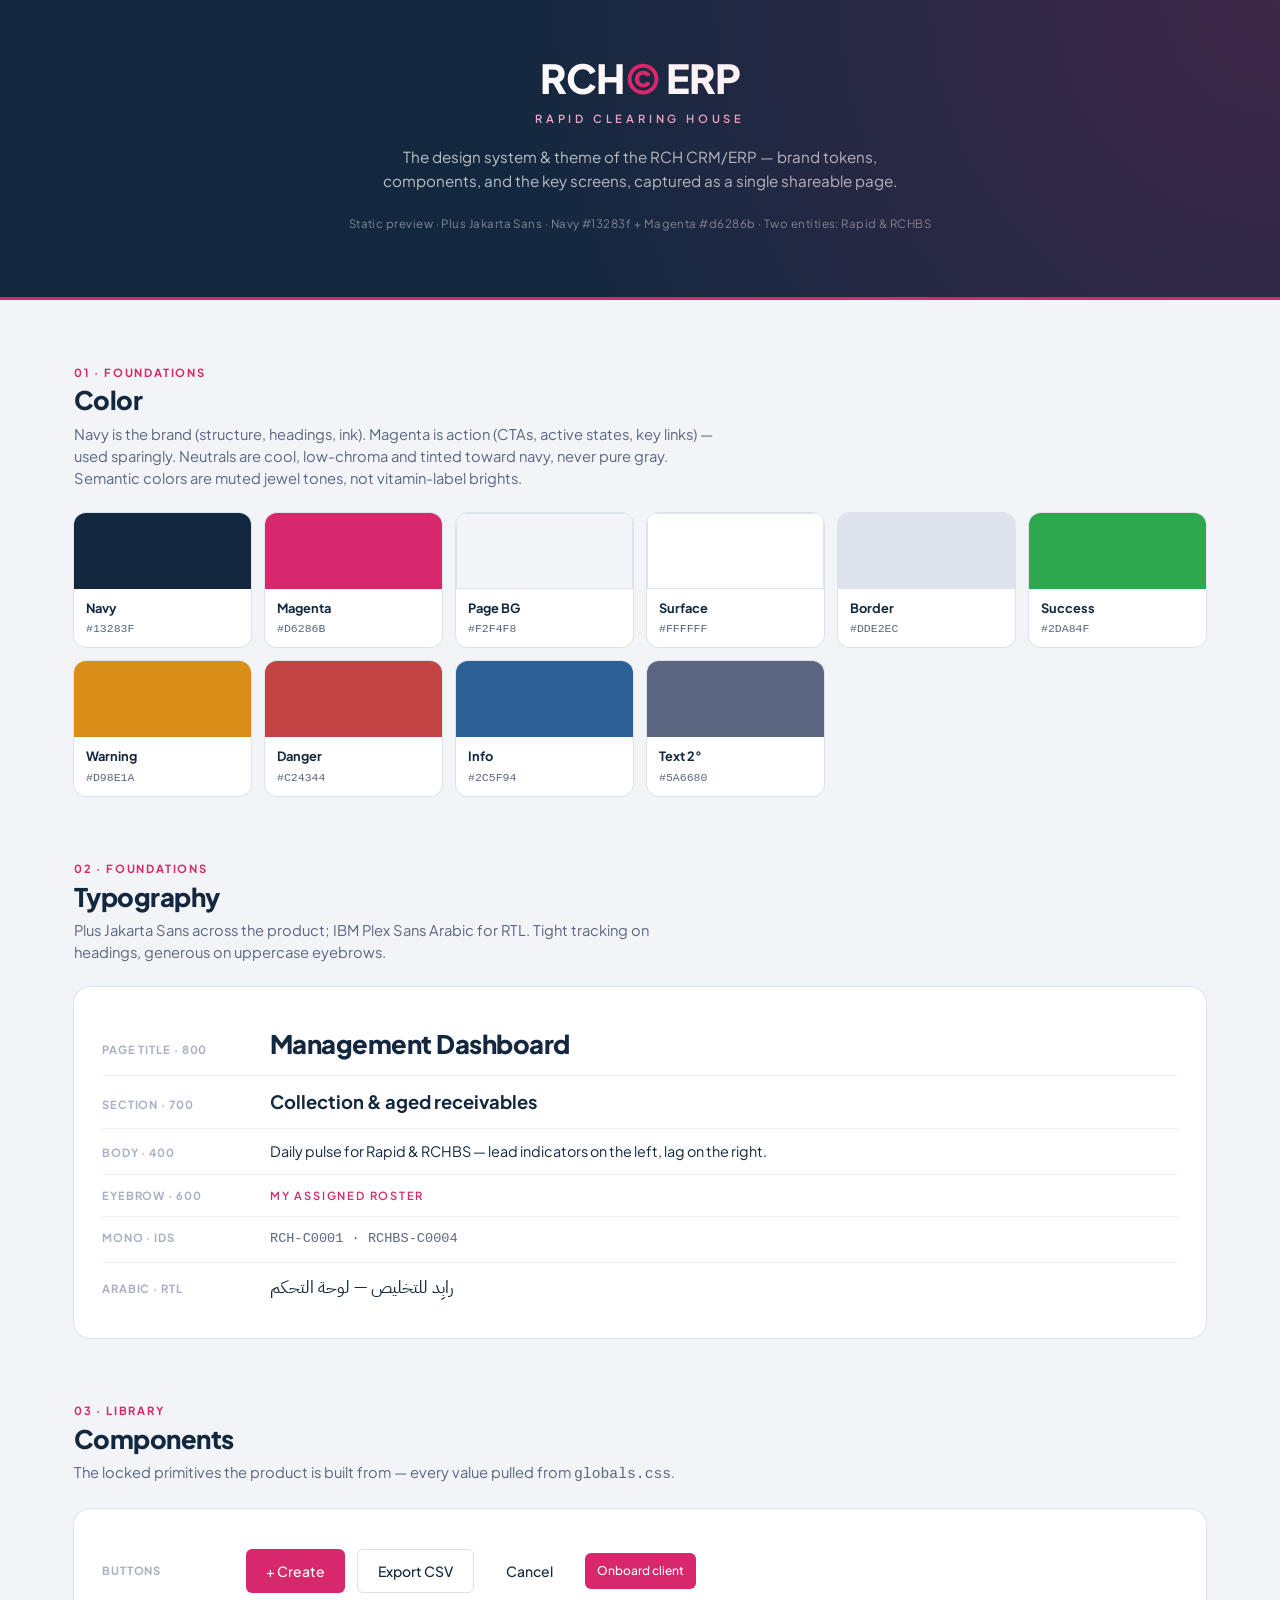
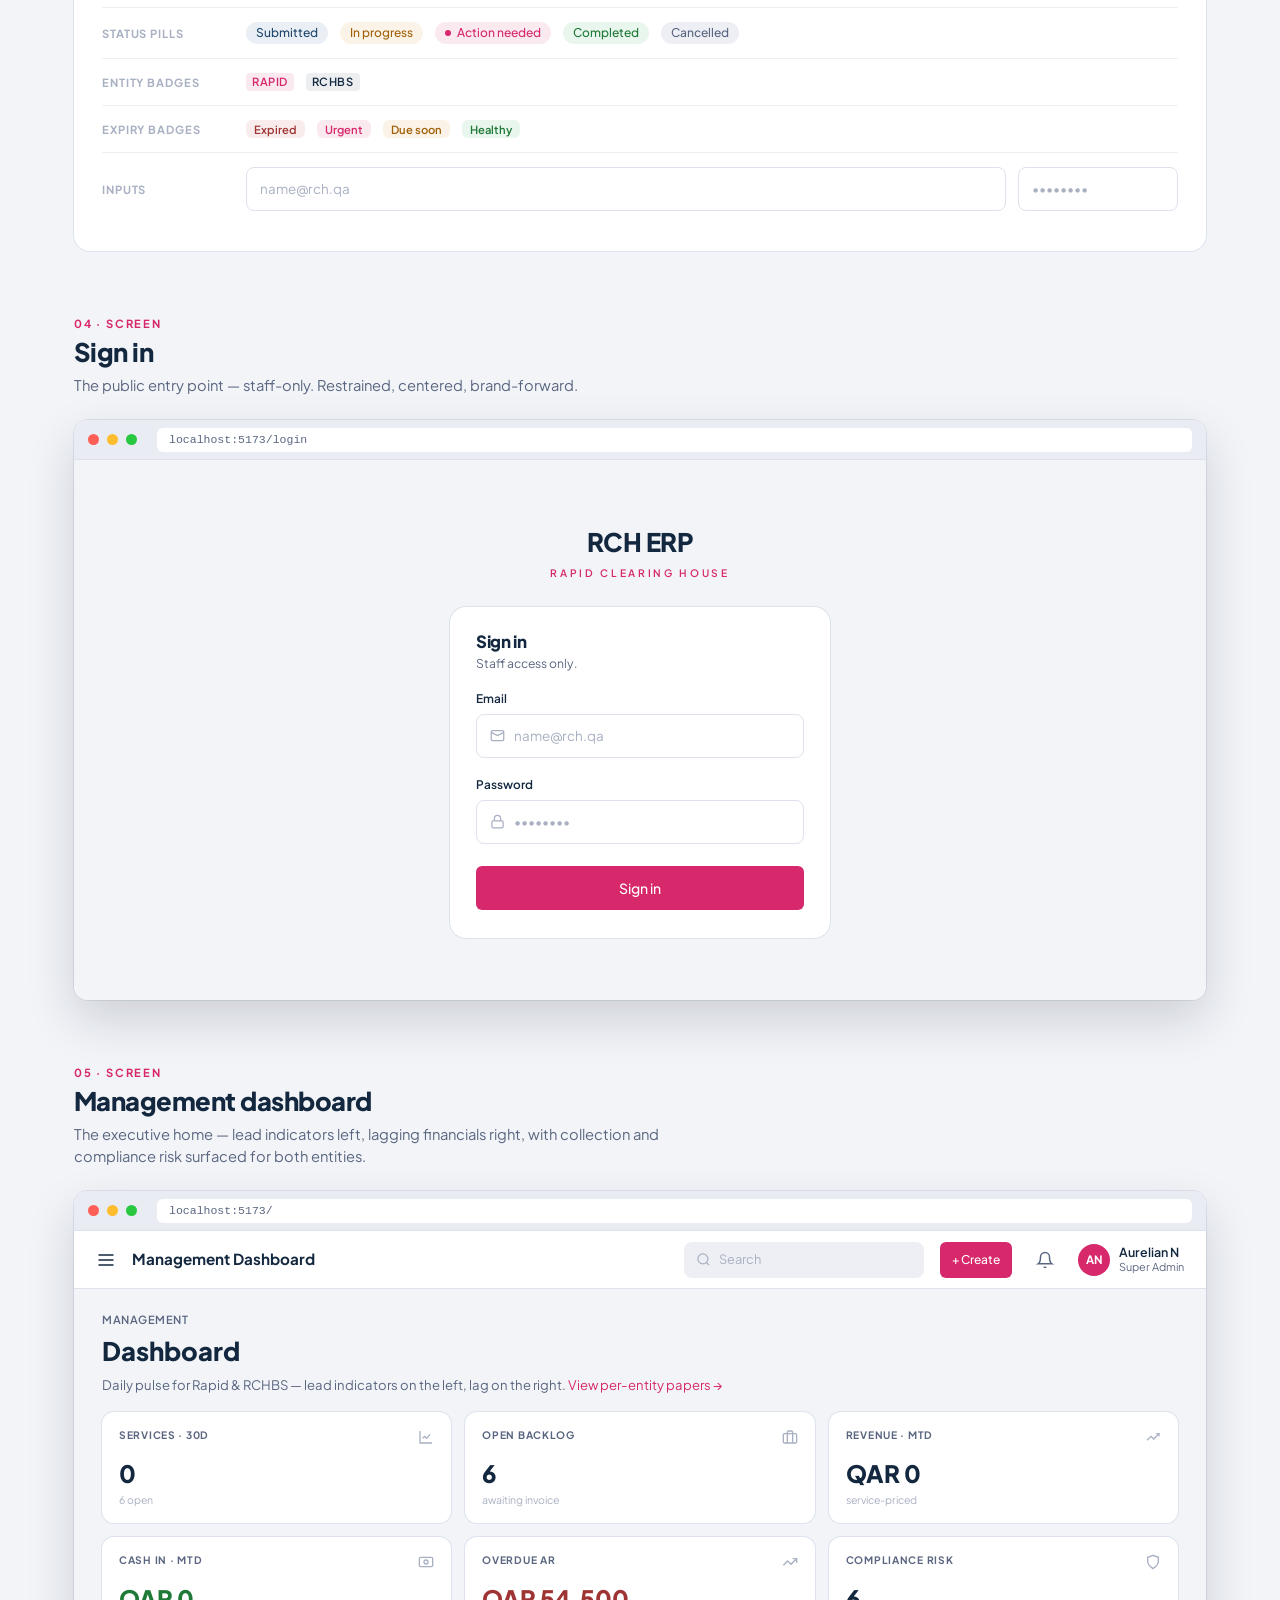
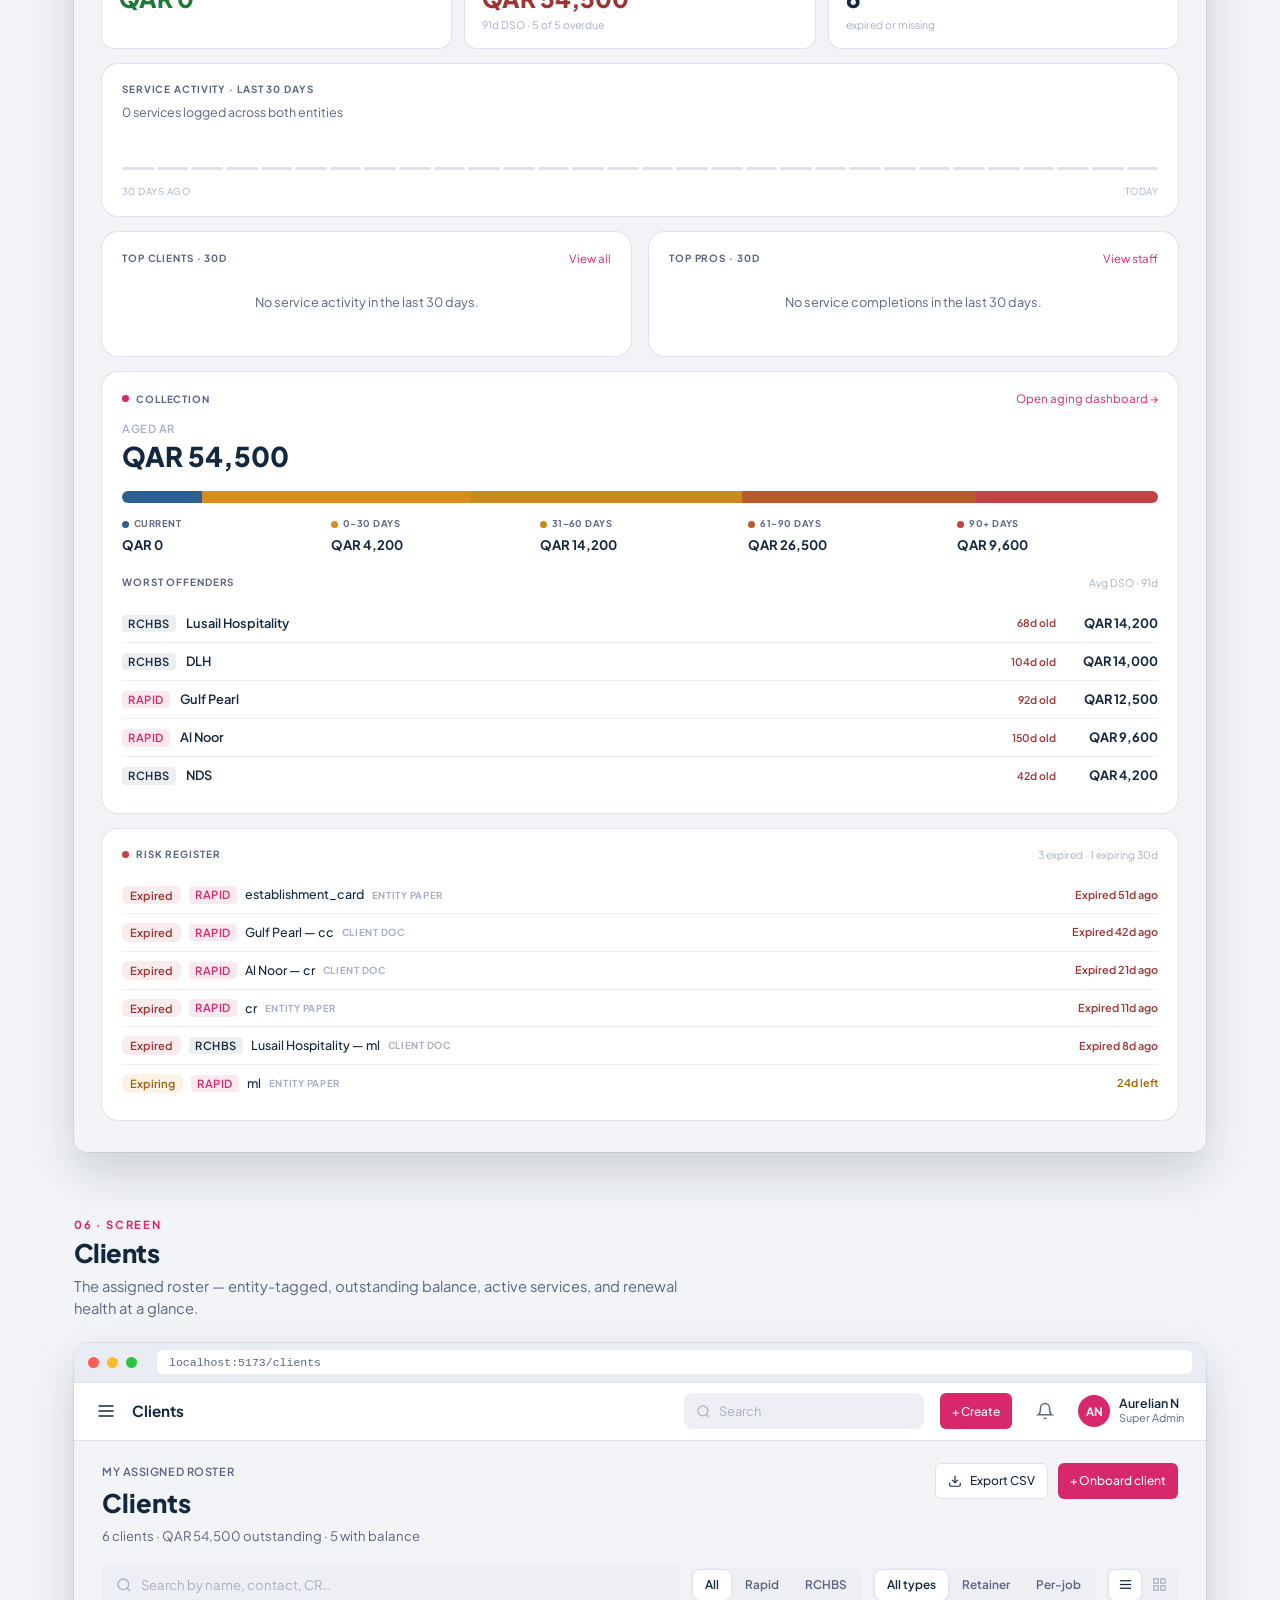
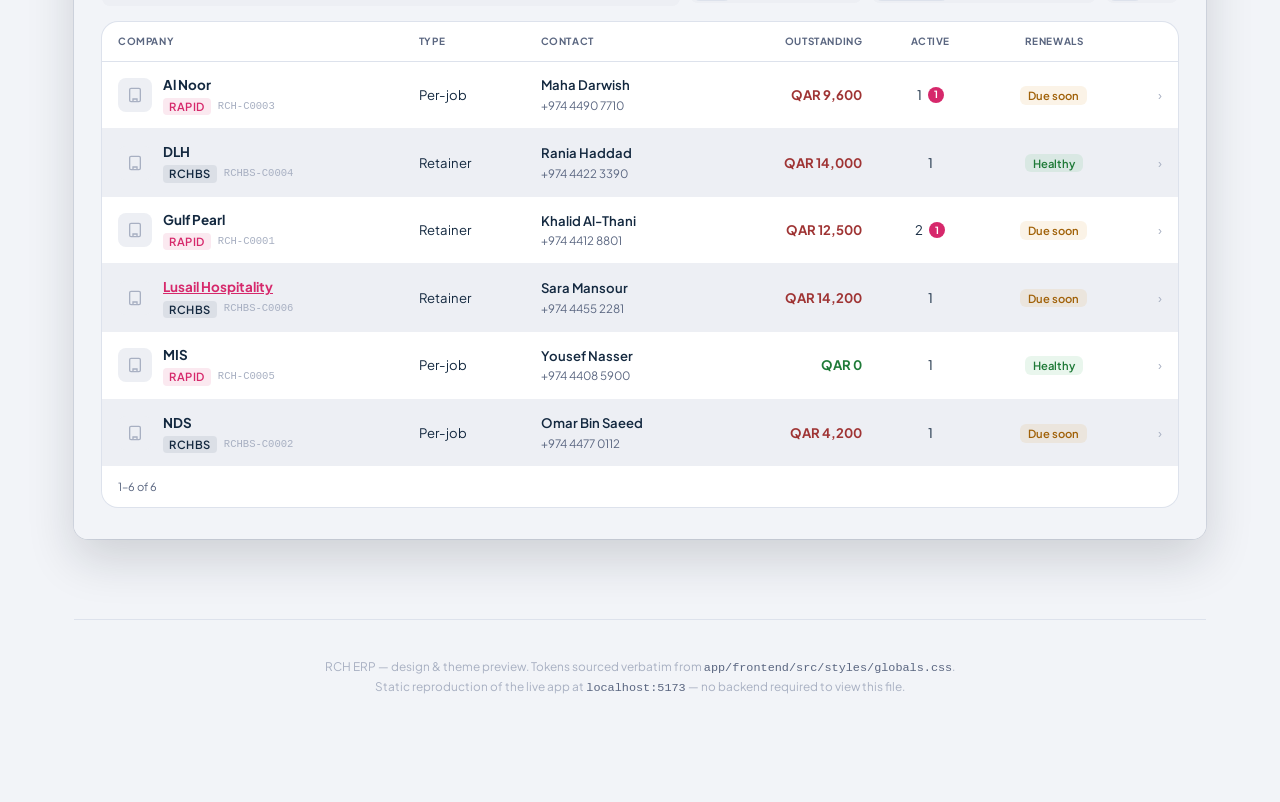
<file: projects/rch-crm.html>
<!doctype html>
<html lang="en">
<head>
<meta charset="UTF-8" />
<meta name="viewport" content="width=device-width, initial-scale=1.0" />
<title>RCH ERP — Design Preview</title>
<meta name="description" content="Static design & theme preview of the Rapid Clearing House CRM/ERP — brand tokens, components, and key screens." />
<link rel="preconnect" href="https://fonts.googleapis.com" />
<link rel="preconnect" href="https://fonts.gstatic.com" crossorigin />
<link href="https://fonts.googleapis.com/css2?family=IBM+Plex+Sans+Arabic:wght@400;500;600;700&family=Plus+Jakarta+Sans:wght@400;500;600;700;800&display=swap" rel="stylesheet" />
<style>
  /* ============================================================
     RCH DESIGN SYSTEM — TOKENS (verbatim from app/frontend/src/styles/globals.css)
     ============================================================ */
  :root {
    --color-navy: #13283f;
    --color-magenta: #d6286b;
    --color-chrome: #13283f;

    --color-bg: #f2f4f8;
    --color-bg-elevated: #ffffff;
    --color-bg-sunken: #edeff4;
    --color-overlay: rgba(16, 24, 40, 0.5);

    --color-border: #dde2ec;
    --color-border-strong: #c9d0dd;
    --color-border-magenta: rgba(214, 40, 107, 0.15);

    --color-text-primary: #13283f;
    --color-text-secondary: #5a6680;
    --color-text-tertiary: #a8b0c2;
    --color-text-inverse: #ffffff;

    --color-success: #2da84f;  --color-success-text: #1f7a38;  --color-success-bg: rgba(45, 168, 79, 0.1);
    --color-warning: #d98e1a;  --color-warning-text: #a06108;  --color-warning-bg: rgba(217, 142, 26, 0.1);
    --color-danger:  #c24344;  --color-danger-text:  #9f3434;  --color-danger-bg:  rgba(194, 67, 68, 0.1);
    --color-info:    #2c5f94;  --color-info-text:    #1f476e;  --color-info-bg:    rgba(44, 95, 148, 0.1);
    --color-neutral-bg: #edeff4; --color-neutral-text: #5a6680;

    --color-navy-bg: rgba(19, 40, 63, 0.08);
    --color-magenta-bg: rgba(214, 40, 107, 0.1);
    --color-magenta-bg-strong: rgba(214, 40, 107, 0.15);

    --font-sans: "Plus Jakarta Sans", -apple-system, BlinkMacSystemFont, system-ui, "Segoe UI", Roboto, sans-serif;
    --font-arabic: "IBM Plex Sans Arabic", system-ui, sans-serif;
    --font-mono: "Fira Code", ui-monospace, "SF Mono", Menlo, monospace;

    --radius-sm: 0.25rem; --radius-md: 0.375rem; --radius-lg: 0.5rem;
    --radius-xl: 0.75rem; --radius-2xl: 1rem; --radius-full: 9999px;

    --shadow-card: 0 0 0 1px #dde2ec;
    --shadow-card-hover: 0 1px 3px rgba(16, 24, 40, 0.05), 0 0 0 1px #c9d0dd;
    --shadow-popover: 0 4px 16px rgba(16, 24, 40, 0.08), 0 0 0 1px #dde2ec;
    --shadow-dialog: 0 16px 48px rgba(16, 24, 40, 0.14), 0 0 0 1px #dde2ec;

    --ring-focus: 0 0 0 3px rgba(214, 40, 107, 0.15);
    --motion-fast: 150ms;
    --gradient-hero-glow: radial-gradient(circle at top right, rgba(214, 40, 107, 0.25) 0%, transparent 60%);
  }

  * { box-sizing: border-box; }
  html {
    font-family: var(--font-sans);
    color: var(--color-text-primary);
    background-color: var(--color-bg);
    -webkit-font-smoothing: antialiased;
    -moz-osx-font-smoothing: grayscale;
    text-rendering: optimizeLegibility;
  }
  body { margin: 0; line-height: 1.5; }
  h1,h2,h3,h4 { color: var(--color-navy); letter-spacing: -0.02em; line-height: 1.1; font-weight: 700; margin: 0; }
  a { color: var(--color-magenta); text-decoration: none; }

  /* ---------- Document scaffolding (the preview page itself) ---------- */
  .doc { max-width: 1180px; margin: 0 auto; padding: 0 24px 96px; }
  .doc-hero {
    background: var(--color-navy);
    color: #fff;
    padding: 56px 24px 64px;
    text-align: center;
    position: relative;
    overflow: hidden;
    border-bottom: 3px solid var(--color-magenta);
  }
  .doc-hero::after {
    content: ""; position: absolute; inset: 0;
    background: var(--gradient-hero-glow); opacity: 0.9; pointer-events: none;
  }
  .doc-hero .inner { position: relative; max-width: 1180px; margin: 0 auto; }
  .doc-hero h1 { color: #fff; font-size: 2.5rem; font-weight: 800; letter-spacing: -0.03em; }
  .doc-hero h1 .reg { color: var(--color-magenta); }
  .doc-hero .tagline { letter-spacing: 0.34em; font-size: 0.7rem; font-weight: 600; color: #f0a8c4; text-transform: uppercase; margin-top: 10px; }
  .doc-hero p { color: rgba(255,255,255,0.7); font-size: 0.95rem; max-width: 560px; margin: 18px auto 0; line-height: 1.6; }
  .doc-hero .meta { margin-top: 22px; font-size: 0.72rem; color: rgba(255,255,255,0.45); letter-spacing: 0.04em; }

  .section { margin-top: 64px; }
  .section-head { margin-bottom: 24px; }
  .section-eyebrow { font-size: 0.7rem; font-weight: 700; text-transform: uppercase; letter-spacing: 0.16em; color: var(--color-magenta); }
  .section-head h2 { font-size: 1.6rem; font-weight: 800; margin-top: 6px; }
  .section-head p { color: var(--color-text-secondary); font-size: 0.92rem; margin: 8px 0 0; max-width: 640px; }

  /* ---------- Token grids ---------- */
  .swatch-grid { display: grid; grid-template-columns: repeat(auto-fill, minmax(168px, 1fr)); gap: 14px; }
  .swatch { border-radius: var(--radius-xl); overflow: hidden; box-shadow: var(--shadow-card); background: #fff; }
  .swatch .chip { height: 76px; }
  .swatch .info { padding: 10px 12px; }
  .swatch .name { font-size: 0.8rem; font-weight: 700; color: var(--color-navy); }
  .swatch .hex { font-size: 0.72rem; font-family: var(--font-mono); color: var(--color-text-secondary); text-transform: uppercase; margin-top: 2px; }

  .type-card, .token-card { background: #fff; border-radius: var(--radius-2xl); box-shadow: var(--shadow-card); padding: 26px 28px; }
  .type-row { display: flex; align-items: baseline; gap: 18px; padding: 12px 0; border-bottom: 1px solid var(--color-bg-sunken); }
  .type-row:last-child { border-bottom: 0; }
  .type-row .lbl { width: 150px; flex: none; font-size: 0.7rem; font-weight: 700; text-transform: uppercase; letter-spacing: 0.08em; color: var(--color-text-tertiary); }
  .two-col { display: grid; grid-template-columns: 1fr 1fr; gap: 18px; }
  @media (max-width: 760px) { .two-col { grid-template-columns: 1fr; } }

  /* ---------- Shared RCH component classes (mirror of globals.css) ---------- */
  .btn { display: inline-flex; align-items: center; justify-content: center; gap: 0.5rem; font-weight: 500; border-radius: var(--radius-md); border: 0; cursor: pointer; white-space: nowrap; height: 2.75rem; padding: 0 1.25rem; font-size: 0.875rem; transition: all var(--motion-fast) ease; font-family: inherit; }
  .btn-sm { height: 2.25rem; padding: 0 0.75rem; font-size: 0.75rem; }
  .btn-primary { background: var(--color-magenta); color: #fff; }
  .btn-primary:hover { opacity: 0.9; }
  .btn-secondary { background: #fff; color: var(--color-navy); border: 1px solid var(--color-border); }
  .btn-ghost { background: transparent; color: var(--color-navy); }

  .pill { display: inline-flex; align-items: center; gap: 0.375rem; padding: 0.25rem 0.625rem; border-radius: var(--radius-full); font-size: 0.75rem; font-weight: 500; line-height: 1.2; white-space: nowrap; }
  .pill-submitted { background: var(--color-info-bg); color: var(--color-info-text); }
  .pill-in-progress { background: var(--color-warning-bg); color: var(--color-warning-text); }
  .pill-action-needed { background: var(--color-magenta-bg); color: var(--color-magenta); }
  .pill-action-needed::before { content: ""; width: 0.375rem; height: 0.375rem; border-radius: 9999px; background: var(--color-magenta); }
  .pill-completed { background: var(--color-success-bg); color: var(--color-success-text); }
  .pill-cancelled { background: var(--color-neutral-bg); color: var(--color-neutral-text); }

  .entity-badge { display: inline-flex; align-items: center; padding: 0.125rem 0.375rem; border-radius: var(--radius-sm); font-size: 0.7rem; font-weight: 600; letter-spacing: 0.05em; text-transform: uppercase; line-height: 1.2; }
  .entity-badge-rapid { background: var(--color-magenta-bg); color: var(--color-magenta); }
  .entity-badge-rchbs { background: var(--color-navy-bg); color: var(--color-navy); }

  .badge { display: inline-flex; align-items: center; padding: 0.125rem 0.5rem; border-radius: var(--radius-md); font-size: 0.7rem; font-weight: 600; line-height: 1.3; white-space: nowrap; }
  .badge-expired { background: var(--color-danger-bg); color: var(--color-danger-text); }
  .badge-urgent { background: var(--color-magenta-bg); color: var(--color-magenta); }
  .badge-warning { background: var(--color-warning-bg); color: var(--color-warning-text); }
  .badge-healthy { background: var(--color-success-bg); color: var(--color-success-text); }

  .comp-row { display: flex; flex-wrap: wrap; gap: 12px; align-items: center; padding: 14px 0; border-bottom: 1px solid var(--color-bg-sunken); }
  .comp-row:last-child { border-bottom: 0; }
  .comp-row .lbl { width: 132px; flex: none; font-size: 0.7rem; font-weight: 700; text-transform: uppercase; letter-spacing: 0.08em; color: var(--color-text-tertiary); }

  /* ---------- Browser frame for the screen mockups ---------- */
  .frame { border-radius: 14px; overflow: hidden; box-shadow: 0 20px 48px rgba(16,24,40,0.16), 0 0 0 1px var(--color-border); background: #fff; }
  .frame-chrome { height: 40px; background: #e9edf3; display: flex; align-items: center; gap: 8px; padding: 0 14px; border-bottom: 1px solid var(--color-border); }
  .frame-dot { width: 11px; height: 11px; border-radius: 9999px; }
  .frame-url { margin-left: 12px; flex: 1; height: 24px; background: #fff; border-radius: 6px; display: flex; align-items: center; padding: 0 12px; font-size: 0.72rem; color: var(--color-text-secondary); font-family: var(--font-mono); }
  .frame-body { background: var(--color-bg); }

  /* ---------- App chrome reproduced ---------- */
  .topbar { height: 58px; background: #fff; border-bottom: 1px solid var(--color-border); display: flex; align-items: center; gap: 16px; padding: 0 22px; }
  .topbar .ham { color: var(--color-navy); display: flex; }
  .topbar .page-title { font-size: 0.95rem; font-weight: 700; color: var(--color-navy); }
  .topbar .spacer { flex: 1; }
  .searchbox { width: 240px; height: 36px; background: var(--color-bg-sunken); border-radius: var(--radius-lg); display: flex; align-items: center; gap: 8px; padding: 0 12px; color: var(--color-text-tertiary); font-size: 0.8rem; }
  .iconbtn { width: 34px; height: 34px; border-radius: var(--radius-lg); display: inline-flex; align-items: center; justify-content: center; color: var(--color-text-secondary); position: relative; }
  .avatar { width: 32px; height: 32px; border-radius: 9999px; background: var(--color-magenta); color: #fff; display: inline-flex; align-items: center; justify-content: center; font-size: 0.72rem; font-weight: 700; }
  .userchip { display: flex; align-items: center; gap: 9px; }
  .userchip .nm { font-size: 0.78rem; font-weight: 600; color: var(--color-navy); line-height: 1.15; }
  .userchip .rl { font-size: 0.68rem; color: var(--color-text-secondary); }

  .content { padding: 22px 28px 32px; }
  .eyebrow { font-size: 0.7rem; font-weight: 600; text-transform: uppercase; letter-spacing: 0.05em; color: var(--color-text-secondary); }
  .page-h1 { font-size: 1.6rem; font-weight: 800; color: var(--color-navy); margin-top: 4px; }
  .page-sub { font-size: 0.82rem; color: var(--color-text-secondary); margin-top: 4px; }
  .page-sub a { color: var(--color-magenta); }

  .card { background: #fff; border-radius: var(--radius-2xl); box-shadow: var(--shadow-card); overflow: hidden; }

  /* KPI cards */
  .kpi-grid { display: grid; grid-template-columns: repeat(3, 1fr); gap: 14px; margin-top: 18px; }
  @media (max-width: 720px) { .kpi-grid { grid-template-columns: 1fr 1fr; } }
  .kpi { background: #fff; border-radius: var(--radius-xl); box-shadow: var(--shadow-card); padding: 15px 17px; position: relative; }
  .kpi .k-top { display: flex; justify-content: space-between; align-items: flex-start; }
  .kpi .k-label { font-size: 0.64rem; font-weight: 700; text-transform: uppercase; letter-spacing: 0.07em; color: var(--color-text-secondary); }
  .kpi .k-icon { color: var(--color-text-tertiary); }
  .kpi .k-value { font-size: 1.5rem; font-weight: 800; color: var(--color-navy); margin-top: 10px; line-height: 1; }
  .kpi .k-value.green { color: var(--color-success-text); }
  .kpi .k-value.red { color: var(--color-danger-text); }
  .kpi .k-sub { font-size: 0.66rem; color: var(--color-text-tertiary); margin-top: 7px; }

  .panel { padding: 18px 20px; }
  .panel-eyebrow { font-size: 0.62rem; font-weight: 700; text-transform: uppercase; letter-spacing: 0.09em; color: var(--color-text-secondary); display: flex; align-items: center; gap: 7px; }
  .mt14 { margin-top: 14px; } .mt16 { margin-top: 16px; } .mt20 { margin-top: 20px; }

  /* sparkline strip */
  .spark { display: flex; align-items: flex-end; gap: 3px; height: 34px; margin: 14px 0; }
  .spark i { flex: 1; height: 3px; background: var(--color-border); border-radius: 2px; }
  .spark-axis { display: flex; justify-content: space-between; font-size: 0.6rem; color: var(--color-text-tertiary); letter-spacing: 0.05em; }

  .empty-mini { text-align: center; color: var(--color-text-secondary); font-size: 0.8rem; padding: 26px 0; }

  /* aged AR bar */
  .ar-value { font-size: 1.7rem; font-weight: 800; color: var(--color-navy); }
  .ar-bar { display: flex; height: 12px; border-radius: 9999px; overflow: hidden; margin: 14px 0 14px; }
  .ar-legend { display: grid; grid-template-columns: repeat(5, 1fr); gap: 8px; }
  .ar-legend .col .lg-lbl { font-size: 0.58rem; font-weight: 700; text-transform: uppercase; letter-spacing: 0.05em; color: var(--color-text-secondary); display: flex; align-items: center; gap: 5px; }
  .ar-legend .col .lg-val { font-size: 0.82rem; font-weight: 700; color: var(--color-navy); margin-top: 4px; }
  .dot { width: 7px; height: 7px; border-radius: 9999px; flex: none; }

  .off-row { display: flex; align-items: center; gap: 10px; padding: 9px 0; border-bottom: 1px solid var(--color-bg-sunken); font-size: 0.8rem; }
  .off-row:last-child { border-bottom: 0; }
  .off-row .nm { font-weight: 600; color: var(--color-navy); }
  .off-row .age { margin-left: auto; font-size: 0.66rem; color: var(--color-danger-text); font-weight: 600; }
  .off-row .amt { width: 92px; text-align: right; font-weight: 700; color: var(--color-navy); }

  .risk-row { display: flex; align-items: center; gap: 8px; padding: 9px 0; border-bottom: 1px solid var(--color-bg-sunken); font-size: 0.78rem; }
  .risk-row:last-child { border-bottom: 0; }
  .risk-row .desc { color: var(--color-navy); font-weight: 500; }
  .risk-row .kind { font-size: 0.6rem; text-transform: uppercase; letter-spacing: 0.06em; color: var(--color-text-tertiary); font-weight: 700; }
  .risk-row .when { margin-left: auto; font-size: 0.68rem; font-weight: 600; }

  /* clients table */
  .toolbar { display: flex; align-items: center; gap: 10px; margin-top: 18px; flex-wrap: wrap; }
  .toolbar .search-wide { flex: 1; min-width: 220px; height: 42px; background: var(--color-bg-sunken); border-radius: var(--radius-lg); display: flex; align-items: center; gap: 9px; padding: 0 14px; color: var(--color-text-tertiary); font-size: 0.82rem; }
  .seg { display: inline-flex; background: var(--color-bg-sunken); border-radius: var(--radius-lg); padding: 3px; gap: 2px; }
  .seg span { font-size: 0.74rem; font-weight: 600; color: var(--color-text-secondary); padding: 6px 12px; border-radius: 7px; }
  .seg span.on { background: #fff; color: var(--color-navy); box-shadow: var(--shadow-card); }
  .viewtoggle { display: inline-flex; gap: 2px; background: var(--color-bg-sunken); border-radius: var(--radius-lg); padding: 3px; }
  .viewtoggle span { width: 32px; height: 30px; display: inline-flex; align-items: center; justify-content: center; border-radius: 6px; color: var(--color-text-tertiary); }
  .viewtoggle span.on { background: #fff; color: var(--color-navy); box-shadow: var(--shadow-card); }

  table.tbl { width: 100%; border-collapse: collapse; }
  table.tbl th { font-size: 0.62rem; font-weight: 700; text-transform: uppercase; letter-spacing: 0.06em; color: var(--color-text-secondary); text-align: left; padding: 12px 16px; border-bottom: 1px solid var(--color-border); }
  table.tbl th.r, table.tbl td.r { text-align: right; }
  table.tbl th.c, table.tbl td.c { text-align: center; }
  table.tbl td { padding: 13px 16px; border-bottom: 1px solid var(--color-bg-sunken); font-size: 0.82rem; vertical-align: middle; }
  table.tbl tr:last-child td { border-bottom: 0; }
  table.tbl tr.alt td { background: var(--color-bg-sunken); }
  .co-cell { display: flex; align-items: center; gap: 11px; }
  .co-ic { width: 34px; height: 34px; border-radius: var(--radius-lg); background: var(--color-bg-sunken); color: var(--color-text-tertiary); display: inline-flex; align-items: center; justify-content: center; flex: none; }
  .co-name { font-weight: 700; color: var(--color-navy); font-size: 0.84rem; }
  .co-meta { display: flex; align-items: center; gap: 7px; margin-top: 3px; }
  .co-cr { font-size: 0.66rem; color: var(--color-text-tertiary); font-family: var(--font-mono); }
  .contact-nm { font-weight: 600; color: var(--color-navy); }
  .contact-ph { font-size: 0.72rem; color: var(--color-text-secondary); margin-top: 2px; }
  .amt-out { font-weight: 700; color: var(--color-danger-text); }
  .amt-zero { font-weight: 700; color: var(--color-success-text); }
  .active-cell { display: inline-flex; align-items: center; gap: 6px; }
  .count-dot { background: var(--color-magenta); color: #fff; font-size: 0.62rem; font-weight: 700; min-width: 16px; height: 16px; padding: 0 4px; border-radius: 9999px; display: inline-flex; align-items: center; justify-content: center; }
  .table-cap { padding: 12px 16px; font-size: 0.7rem; color: var(--color-text-secondary); }

  /* login */
  .login-wrap { min-height: 540px; display: flex; flex-direction: column; align-items: center; justify-content: center; padding: 40px 20px; }
  .login-brand { text-align: center; margin-bottom: 26px; }
  .login-brand .wm { font-size: 1.6rem; font-weight: 800; color: var(--color-navy); letter-spacing: -0.02em; }
  .login-brand .tg { font-size: 0.64rem; font-weight: 600; letter-spacing: 0.26em; color: var(--color-magenta); text-transform: uppercase; margin-top: 4px; }
  .login-card { width: 100%; max-width: 380px; background: #fff; border-radius: var(--radius-2xl); box-shadow: var(--shadow-card); padding: 26px 26px 28px; }
  .login-card h3 { font-size: 1.05rem; font-weight: 800; }
  .login-card .muted { font-size: 0.76rem; color: var(--color-text-secondary); margin-top: 3px; }
  .fld { margin-top: 18px; }
  .fld label { display: block; font-size: 0.74rem; font-weight: 600; color: var(--color-navy); margin-bottom: 6px; }
  .fakeinput { height: 44px; border: 1px solid var(--color-border); border-radius: var(--radius-lg); display: flex; align-items: center; gap: 9px; padding: 0 13px; color: var(--color-text-tertiary); font-size: 0.84rem; background: #fff; }
  .login-card .btn { width: 100%; margin-top: 22px; }

  .footer { margin-top: 80px; text-align: center; font-size: 0.74rem; color: var(--color-text-tertiary); border-top: 1px solid var(--color-border); padding-top: 26px; }
  .footer code { font-family: var(--font-mono); color: var(--color-text-secondary); }
  .ar-sample { font-family: var(--font-arabic); }
</style>
</head>
<body>

<!-- ===================== HERO ===================== -->
<header class="doc-hero">
  <div class="inner">
    <h1>RCH<span class="reg">©</span> ERP</h1>
    <div class="tagline">Rapid Clearing House</div>
    <p>The design system &amp; theme of the RCH CRM/ERP — brand tokens, components, and the key screens, captured as a single shareable page.</p>
    <div class="meta">Static preview · Plus Jakarta Sans · Navy #13283f + Magenta #d6286b · Two entities: Rapid &amp; RCHBS</div>
  </div>
</header>

<main class="doc">

  <!-- ===================== COLOR ===================== -->
  <section class="section">
    <div class="section-head">
      <div class="section-eyebrow">01 · Foundations</div>
      <h2>Color</h2>
      <p>Navy is the brand (structure, headings, ink). Magenta is action (CTAs, active states, key links) — used sparingly. Neutrals are cool, low-chroma and tinted toward navy, never pure gray. Semantic colors are muted jewel tones, not vitamin-label brights.</p>
    </div>
    <div class="swatch-grid">
      <div class="swatch"><div class="chip" style="background:#13283f"></div><div class="info"><div class="name">Navy</div><div class="hex">#13283f</div></div></div>
      <div class="swatch"><div class="chip" style="background:#d6286b"></div><div class="info"><div class="name">Magenta</div><div class="hex">#d6286b</div></div></div>
      <div class="swatch"><div class="chip" style="background:#f2f4f8;box-shadow:inset 0 0 0 1px #dde2ec"></div><div class="info"><div class="name">Page BG</div><div class="hex">#f2f4f8</div></div></div>
      <div class="swatch"><div class="chip" style="background:#ffffff;box-shadow:inset 0 0 0 1px #dde2ec"></div><div class="info"><div class="name">Surface</div><div class="hex">#ffffff</div></div></div>
      <div class="swatch"><div class="chip" style="background:#dde2ec"></div><div class="info"><div class="name">Border</div><div class="hex">#dde2ec</div></div></div>
      <div class="swatch"><div class="chip" style="background:#2da84f"></div><div class="info"><div class="name">Success</div><div class="hex">#2da84f</div></div></div>
      <div class="swatch"><div class="chip" style="background:#d98e1a"></div><div class="info"><div class="name">Warning</div><div class="hex">#d98e1a</div></div></div>
      <div class="swatch"><div class="chip" style="background:#c24344"></div><div class="info"><div class="name">Danger</div><div class="hex">#c24344</div></div></div>
      <div class="swatch"><div class="chip" style="background:#2c5f94"></div><div class="info"><div class="name">Info</div><div class="hex">#2c5f94</div></div></div>
      <div class="swatch"><div class="chip" style="background:#5a6680"></div><div class="info"><div class="name">Text 2°</div><div class="hex">#5a6680</div></div></div>
    </div>
  </section>

  <!-- ===================== TYPE ===================== -->
  <section class="section">
    <div class="section-head">
      <div class="section-eyebrow">02 · Foundations</div>
      <h2>Typography</h2>
      <p>Plus Jakarta Sans across the product; IBM Plex Sans Arabic for RTL. Tight tracking on headings, generous on uppercase eyebrows.</p>
    </div>
    <div class="type-card">
      <div class="type-row"><div class="lbl">Page title · 800</div><div style="font-size:1.6rem;font-weight:800;letter-spacing:-0.02em;color:var(--color-navy)">Management Dashboard</div></div>
      <div class="type-row"><div class="lbl">Section · 700</div><div style="font-size:1.15rem;font-weight:700;color:var(--color-navy)">Collection &amp; aged receivables</div></div>
      <div class="type-row"><div class="lbl">Body · 400</div><div style="font-size:0.9rem;color:var(--color-text-primary)">Daily pulse for Rapid &amp; RCHBS — lead indicators on the left, lag on the right.</div></div>
      <div class="type-row"><div class="lbl">Eyebrow · 600</div><div style="font-size:0.7rem;font-weight:600;text-transform:uppercase;letter-spacing:0.16em;color:var(--color-magenta)">My assigned roster</div></div>
      <div class="type-row"><div class="lbl">Mono · IDs</div><div style="font-family:var(--font-mono);font-size:0.85rem;color:var(--color-text-secondary)">RCH-C0001 · RCHBS-C0004</div></div>
      <div class="type-row"><div class="lbl">Arabic · RTL</div><div class="ar-sample" dir="rtl" style="font-size:1.05rem;color:var(--color-navy)">رابِد للتخليص — لوحة التحكم</div></div>
    </div>
  </section>

  <!-- ===================== COMPONENTS ===================== -->
  <section class="section">
    <div class="section-head">
      <div class="section-eyebrow">03 · Library</div>
      <h2>Components</h2>
      <p>The locked primitives the product is built from — every value pulled from <code>globals.css</code>.</p>
    </div>
    <div class="token-card">
      <div class="comp-row">
        <div class="lbl">Buttons</div>
        <button class="btn btn-primary">+ Create</button>
        <button class="btn btn-secondary">Export CSV</button>
        <button class="btn btn-ghost">Cancel</button>
        <button class="btn btn-primary btn-sm">Onboard client</button>
      </div>
      <div class="comp-row">
        <div class="lbl">Status pills</div>
        <span class="pill pill-submitted">Submitted</span>
        <span class="pill pill-in-progress">In progress</span>
        <span class="pill pill-action-needed">Action needed</span>
        <span class="pill pill-completed">Completed</span>
        <span class="pill pill-cancelled">Cancelled</span>
      </div>
      <div class="comp-row">
        <div class="lbl">Entity badges</div>
        <span class="entity-badge entity-badge-rapid">Rapid</span>
        <span class="entity-badge entity-badge-rchbs">RCHBS</span>
      </div>
      <div class="comp-row">
        <div class="lbl">Expiry badges</div>
        <span class="badge badge-expired">Expired</span>
        <span class="badge badge-urgent">Urgent</span>
        <span class="badge badge-warning">Due soon</span>
        <span class="badge badge-healthy">Healthy</span>
      </div>
      <div class="comp-row">
        <div class="lbl">Inputs</div>
        <div style="flex:1;min-width:220px"><div class="fakeinput">name@rch.qa</div></div>
        <div style="width:160px"><div class="fakeinput">••••••••</div></div>
      </div>
    </div>
  </section>

  <!-- ===================== SCREEN 1 — LOGIN ===================== -->
  <section class="section">
    <div class="section-head">
      <div class="section-eyebrow">04 · Screen</div>
      <h2>Sign in</h2>
      <p>The public entry point — staff-only. Restrained, centered, brand-forward.</p>
    </div>
    <div class="frame">
      <div class="frame-chrome">
        <span class="frame-dot" style="background:#ff5f57"></span>
        <span class="frame-dot" style="background:#febc2e"></span>
        <span class="frame-dot" style="background:#28c840"></span>
        <span class="frame-url">localhost:5173/login</span>
      </div>
      <div class="frame-body">
        <div class="login-wrap">
          <div class="login-brand">
            <div class="wm">RCH ERP</div>
            <div class="tg">Rapid Clearing House</div>
          </div>
          <div class="login-card">
            <h3>Sign in</h3>
            <div class="muted">Staff access only.</div>
            <div class="fld">
              <label>Email</label>
              <div class="fakeinput">
                <svg width="15" height="15" viewBox="0 0 24 24" fill="none" stroke="currentColor" stroke-width="2"><rect x="2" y="4" width="20" height="16" rx="2"/><path d="m22 7-10 5L2 7"/></svg>
                name@rch.qa
              </div>
            </div>
            <div class="fld">
              <label>Password</label>
              <div class="fakeinput">
                <svg width="15" height="15" viewBox="0 0 24 24" fill="none" stroke="currentColor" stroke-width="2"><rect x="3" y="11" width="18" height="11" rx="2"/><path d="M7 11V7a5 5 0 0 1 10 0v4"/></svg>
                ••••••••
              </div>
            </div>
            <button class="btn btn-primary">Sign in</button>
          </div>
        </div>
      </div>
    </div>
  </section>

  <!-- ===================== SCREEN 2 — DASHBOARD ===================== -->
  <section class="section">
    <div class="section-head">
      <div class="section-eyebrow">05 · Screen</div>
      <h2>Management dashboard</h2>
      <p>The executive home — lead indicators left, lagging financials right, with collection and compliance risk surfaced for both entities.</p>
    </div>
    <div class="frame">
      <div class="frame-chrome">
        <span class="frame-dot" style="background:#ff5f57"></span>
        <span class="frame-dot" style="background:#febc2e"></span>
        <span class="frame-dot" style="background:#28c840"></span>
        <span class="frame-url">localhost:5173/</span>
      </div>
      <div class="frame-body">
        <!-- topbar -->
        <div class="topbar">
          <span class="ham"><svg width="20" height="20" viewBox="0 0 24 24" fill="none" stroke="currentColor" stroke-width="2"><path d="M3 6h18M3 12h18M3 18h18"/></svg></span>
          <span class="page-title">Management Dashboard</span>
          <span class="spacer"></span>
          <div class="searchbox">
            <svg width="15" height="15" viewBox="0 0 24 24" fill="none" stroke="currentColor" stroke-width="2"><circle cx="11" cy="11" r="8"/><path d="m21 21-4.3-4.3"/></svg>
            Search
          </div>
          <button class="btn btn-primary btn-sm">+ Create</button>
          <span class="iconbtn"><svg width="18" height="18" viewBox="0 0 24 24" fill="none" stroke="currentColor" stroke-width="2"><path d="M6 8a6 6 0 0 1 12 0c0 7 3 9 3 9H3s3-2 3-9"/><path d="M10.3 21a1.94 1.94 0 0 0 3.4 0"/></svg></span>
          <div class="userchip">
            <span class="avatar">AN</span>
            <div><div class="nm">Aurelian N</div><div class="rl">Super Admin</div></div>
          </div>
        </div>
        <!-- content -->
        <div class="content">
          <div class="eyebrow">Management</div>
          <div class="page-h1">Dashboard</div>
          <div class="page-sub">Daily pulse for Rapid &amp; RCHBS — lead indicators on the left, lag on the right. <a href="#">View per-entity papers →</a></div>

          <div class="kpi-grid">
            <div class="kpi"><div class="k-top"><span class="k-label">Services · 30D</span><span class="k-icon"><svg width="16" height="16" viewBox="0 0 24 24" fill="none" stroke="currentColor" stroke-width="2"><path d="M3 3v18h18"/><path d="m7 14 3-3 3 3 5-6"/></svg></span></div><div class="k-value">0</div><div class="k-sub">6 open</div></div>
            <div class="kpi"><div class="k-top"><span class="k-label">Open Backlog</span><span class="k-icon"><svg width="16" height="16" viewBox="0 0 24 24" fill="none" stroke="currentColor" stroke-width="2"><rect x="2" y="7" width="20" height="14" rx="2"/><path d="M16 21V5a2 2 0 0 0-2-2h-4a2 2 0 0 0-2 2v16"/></svg></span></div><div class="k-value">6</div><div class="k-sub">awaiting invoice</div></div>
            <div class="kpi"><div class="k-top"><span class="k-label">Revenue · MTD</span><span class="k-icon"><svg width="16" height="16" viewBox="0 0 24 24" fill="none" stroke="currentColor" stroke-width="2"><path d="M3 17l6-6 4 4 8-8"/><path d="M17 7h4v4"/></svg></span></div><div class="k-value">QAR 0</div><div class="k-sub">service-priced</div></div>
            <div class="kpi"><div class="k-top"><span class="k-label">Cash In · MTD</span><span class="k-icon"><svg width="16" height="16" viewBox="0 0 24 24" fill="none" stroke="currentColor" stroke-width="2"><rect x="2" y="5" width="20" height="14" rx="2"/><circle cx="12" cy="12" r="3"/></svg></span></div><div class="k-value green">QAR 0</div><div class="k-sub">&nbsp;</div></div>
            <div class="kpi"><div class="k-top"><span class="k-label">Overdue AR</span><span class="k-icon"><svg width="16" height="16" viewBox="0 0 24 24" fill="none" stroke="currentColor" stroke-width="2"><path d="m22 7-8.5 8.5-5-5L2 17"/><path d="M16 7h6v6"/></svg></span></div><div class="k-value red">QAR 54,500</div><div class="k-sub">91d DSO · 5 of 5 overdue</div></div>
            <div class="kpi"><div class="k-top"><span class="k-label">Compliance Risk</span><span class="k-icon"><svg width="16" height="16" viewBox="0 0 24 24" fill="none" stroke="currentColor" stroke-width="2"><path d="M12 2 4 5v6c0 5 3.5 8 8 11 4.5-3 8-6 8-11V5z"/></svg></span></div><div class="k-value">6</div><div class="k-sub">expired or missing</div></div>
          </div>

          <div class="card mt16">
            <div class="panel">
              <div class="panel-eyebrow">Service activity · last 30 days</div>
              <div style="font-size:0.78rem;color:var(--color-text-secondary);margin-top:6px">0 services logged across both entities</div>
              <div class="spark">
                <i></i><i></i><i></i><i></i><i></i><i></i><i></i><i></i><i></i><i></i><i></i><i></i><i></i><i></i><i></i><i></i><i></i><i></i><i></i><i></i><i></i><i></i><i></i><i></i><i></i><i></i><i></i><i></i><i></i><i></i>
              </div>
              <div class="spark-axis"><span>30 DAYS AGO</span><span>TODAY</span></div>
            </div>
          </div>

          <div class="two-col mt16">
            <div class="card"><div class="panel">
              <div style="display:flex;justify-content:space-between;align-items:center"><div class="panel-eyebrow">Top clients · 30D</div><a href="#" style="font-size:0.72rem">View all</a></div>
              <div class="empty-mini">No service activity in the last 30 days.</div>
            </div></div>
            <div class="card"><div class="panel">
              <div style="display:flex;justify-content:space-between;align-items:center"><div class="panel-eyebrow">Top PROs · 30D</div><a href="#" style="font-size:0.72rem">View staff</a></div>
              <div class="empty-mini">No service completions in the last 30 days.</div>
            </div></div>
          </div>

          <div class="card mt16"><div class="panel">
            <div style="display:flex;justify-content:space-between;align-items:center">
              <div class="panel-eyebrow"><span class="dot" style="background:var(--color-magenta)"></span> Collection</div>
              <a href="#" style="font-size:0.72rem">Open aging dashboard →</a>
            </div>
            <div style="margin-top:12px"><div class="eyebrow" style="color:var(--color-text-tertiary)">Aged AR</div><div class="ar-value">QAR 54,500</div></div>
            <div class="ar-bar">
              <span style="width:7.7%;background:#2c5f94"></span>
              <span style="width:26%;background:#d98e1a"></span>
              <span style="width:26.1%;background:#c98a1a"></span>
              <span style="width:22.6%;background:#b85a2a"></span>
              <span style="width:17.6%;background:#c24344"></span>
            </div>
            <div class="ar-legend">
              <div class="col"><div class="lg-lbl"><span class="dot" style="background:#2c5f94"></span>Current</div><div class="lg-val">QAR 0</div></div>
              <div class="col"><div class="lg-lbl"><span class="dot" style="background:#d98e1a"></span>0–30 days</div><div class="lg-val">QAR 4,200</div></div>
              <div class="col"><div class="lg-lbl"><span class="dot" style="background:#c98a1a"></span>31–60 days</div><div class="lg-val">QAR 14,200</div></div>
              <div class="col"><div class="lg-lbl"><span class="dot" style="background:#b85a2a"></span>61–90 days</div><div class="lg-val">QAR 26,500</div></div>
              <div class="col"><div class="lg-lbl"><span class="dot" style="background:#c24344"></span>90+ days</div><div class="lg-val">QAR 9,600</div></div>
            </div>

            <div style="margin-top:20px;display:flex;justify-content:space-between;align-items:center">
              <div class="panel-eyebrow">Worst offenders</div><span style="font-size:0.66rem;color:var(--color-text-tertiary)">Avg DSO · 91d</span>
            </div>
            <div class="mt14">
              <div class="off-row"><span class="entity-badge entity-badge-rchbs">RCHBS</span><span class="nm">Lusail Hospitality</span><span class="age">68d old</span><span class="amt">QAR 14,200</span></div>
              <div class="off-row"><span class="entity-badge entity-badge-rchbs">RCHBS</span><span class="nm">DLH</span><span class="age">104d old</span><span class="amt">QAR 14,000</span></div>
              <div class="off-row"><span class="entity-badge entity-badge-rapid">Rapid</span><span class="nm">Gulf Pearl</span><span class="age">92d old</span><span class="amt">QAR 12,500</span></div>
              <div class="off-row"><span class="entity-badge entity-badge-rapid">Rapid</span><span class="nm">Al Noor</span><span class="age">150d old</span><span class="amt">QAR 9,600</span></div>
              <div class="off-row"><span class="entity-badge entity-badge-rchbs">RCHBS</span><span class="nm">NDS</span><span class="age">42d old</span><span class="amt">QAR 4,200</span></div>
            </div>
          </div></div>

          <div class="card mt16"><div class="panel">
            <div style="display:flex;justify-content:space-between;align-items:center">
              <div class="panel-eyebrow"><span class="dot" style="background:var(--color-danger)"></span> Risk register</div>
              <span style="font-size:0.66rem;color:var(--color-text-tertiary)">3 expired · 1 expiring 30d</span>
            </div>
            <div class="mt14">
              <div class="risk-row"><span class="badge badge-expired">Expired</span><span class="entity-badge entity-badge-rapid">Rapid</span><span class="desc">establishment_card</span><span class="kind">Entity paper</span><span class="when" style="color:var(--color-danger-text)">Expired 51d ago</span></div>
              <div class="risk-row"><span class="badge badge-expired">Expired</span><span class="entity-badge entity-badge-rapid">Rapid</span><span class="desc">Gulf Pearl — cc</span><span class="kind">Client doc</span><span class="when" style="color:var(--color-danger-text)">Expired 42d ago</span></div>
              <div class="risk-row"><span class="badge badge-expired">Expired</span><span class="entity-badge entity-badge-rapid">Rapid</span><span class="desc">Al Noor — cr</span><span class="kind">Client doc</span><span class="when" style="color:var(--color-danger-text)">Expired 21d ago</span></div>
              <div class="risk-row"><span class="badge badge-expired">Expired</span><span class="entity-badge entity-badge-rapid">Rapid</span><span class="desc">cr</span><span class="kind">Entity paper</span><span class="when" style="color:var(--color-danger-text)">Expired 11d ago</span></div>
              <div class="risk-row"><span class="badge badge-expired">Expired</span><span class="entity-badge entity-badge-rchbs">RCHBS</span><span class="desc">Lusail Hospitality — ml</span><span class="kind">Client doc</span><span class="when" style="color:var(--color-danger-text)">Expired 8d ago</span></div>
              <div class="risk-row"><span class="badge badge-warning">Expiring</span><span class="entity-badge entity-badge-rapid">Rapid</span><span class="desc">ml</span><span class="kind">Entity paper</span><span class="when" style="color:var(--color-warning-text)">24d left</span></div>
            </div>
          </div></div>
        </div>
      </div>
    </div>
  </section>

  <!-- ===================== SCREEN 3 — CLIENTS ===================== -->
  <section class="section">
    <div class="section-head">
      <div class="section-eyebrow">06 · Screen</div>
      <h2>Clients</h2>
      <p>The assigned roster — entity-tagged, outstanding balance, active services, and renewal health at a glance.</p>
    </div>
    <div class="frame">
      <div class="frame-chrome">
        <span class="frame-dot" style="background:#ff5f57"></span>
        <span class="frame-dot" style="background:#febc2e"></span>
        <span class="frame-dot" style="background:#28c840"></span>
        <span class="frame-url">localhost:5173/clients</span>
      </div>
      <div class="frame-body">
        <div class="topbar">
          <span class="ham"><svg width="20" height="20" viewBox="0 0 24 24" fill="none" stroke="currentColor" stroke-width="2"><path d="M3 6h18M3 12h18M3 18h18"/></svg></span>
          <span class="page-title">Clients</span>
          <span class="spacer"></span>
          <div class="searchbox">
            <svg width="15" height="15" viewBox="0 0 24 24" fill="none" stroke="currentColor" stroke-width="2"><circle cx="11" cy="11" r="8"/><path d="m21 21-4.3-4.3"/></svg>
            Search
          </div>
          <button class="btn btn-primary btn-sm">+ Create</button>
          <span class="iconbtn"><svg width="18" height="18" viewBox="0 0 24 24" fill="none" stroke="currentColor" stroke-width="2"><path d="M6 8a6 6 0 0 1 12 0c0 7 3 9 3 9H3s3-2 3-9"/><path d="M10.3 21a1.94 1.94 0 0 0 3.4 0"/></svg></span>
          <div class="userchip">
            <span class="avatar">AN</span>
            <div><div class="nm">Aurelian N</div><div class="rl">Super Admin</div></div>
          </div>
        </div>
        <div class="content">
          <div style="display:flex;justify-content:space-between;align-items:flex-start;gap:16px;flex-wrap:wrap">
            <div>
              <div class="eyebrow">My assigned roster</div>
              <div class="page-h1">Clients</div>
              <div class="page-sub">6 clients · QAR 54,500 outstanding · 5 with balance</div>
            </div>
            <div style="display:flex;gap:10px">
              <button class="btn btn-secondary btn-sm"><svg width="14" height="14" viewBox="0 0 24 24" fill="none" stroke="currentColor" stroke-width="2"><path d="M21 15v4a2 2 0 0 1-2 2H5a2 2 0 0 1-2-2v-4"/><path d="m7 10 5 5 5-5"/><path d="M12 15V3"/></svg> Export CSV</button>
              <button class="btn btn-primary btn-sm">+ Onboard client</button>
            </div>
          </div>

          <div class="toolbar">
            <div class="search-wide">
              <svg width="16" height="16" viewBox="0 0 24 24" fill="none" stroke="currentColor" stroke-width="2"><circle cx="11" cy="11" r="8"/><path d="m21 21-4.3-4.3"/></svg>
              Search by name, contact, CR…
            </div>
            <div class="seg"><span class="on">All</span><span>Rapid</span><span>RCHBS</span></div>
            <div class="seg"><span class="on">All types</span><span>Retainer</span><span>Per-job</span></div>
            <div class="viewtoggle">
              <span class="on"><svg width="15" height="15" viewBox="0 0 24 24" fill="none" stroke="currentColor" stroke-width="2"><line x1="3" y1="6" x2="21" y2="6"/><line x1="3" y1="12" x2="21" y2="12"/><line x1="3" y1="18" x2="21" y2="18"/></svg></span>
              <span><svg width="15" height="15" viewBox="0 0 24 24" fill="none" stroke="currentColor" stroke-width="2"><rect x="3" y="3" width="7" height="7"/><rect x="14" y="3" width="7" height="7"/><rect x="3" y="14" width="7" height="7"/><rect x="14" y="14" width="7" height="7"/></svg></span>
            </div>
          </div>

          <div class="card mt16">
            <table class="tbl">
              <thead><tr>
                <th>Company</th><th>Type</th><th>Contact</th><th class="r">Outstanding</th><th class="c">Active</th><th class="c">Renewals</th><th></th>
              </tr></thead>
              <tbody>
                <tr>
                  <td><div class="co-cell"><span class="co-ic"><svg width="16" height="16" viewBox="0 0 24 24" fill="none" stroke="currentColor" stroke-width="2"><rect x="4" y="2" width="16" height="20" rx="2"/><path d="M9 22v-4h6v4M9 6h.01M15 6h.01M9 10h.01M15 10h.01M9 14h.01M15 14h.01"/></svg></span><div><div class="co-name">Al Noor</div><div class="co-meta"><span class="entity-badge entity-badge-rapid">Rapid</span><span class="co-cr">RCH-C0003</span></div></div></div></td>
                  <td>Per-job</td>
                  <td><div class="contact-nm">Maha Darwish</div><div class="contact-ph">+974 4490 7710</div></td>
                  <td class="r"><span class="amt-out">QAR 9,600</span></td>
                  <td class="c"><span class="active-cell">1 <span class="count-dot">1</span></span></td>
                  <td class="c"><span class="badge badge-warning">Due soon</span></td>
                  <td class="r" style="color:var(--color-text-tertiary)">›</td>
                </tr>
                <tr class="alt">
                  <td><div class="co-cell"><span class="co-ic"><svg width="16" height="16" viewBox="0 0 24 24" fill="none" stroke="currentColor" stroke-width="2"><rect x="4" y="2" width="16" height="20" rx="2"/><path d="M9 22v-4h6v4M9 6h.01M15 6h.01M9 10h.01M15 10h.01M9 14h.01M15 14h.01"/></svg></span><div><div class="co-name">DLH</div><div class="co-meta"><span class="entity-badge entity-badge-rchbs">RCHBS</span><span class="co-cr">RCHBS-C0004</span></div></div></div></td>
                  <td>Retainer</td>
                  <td><div class="contact-nm">Rania Haddad</div><div class="contact-ph">+974 4422 3390</div></td>
                  <td class="r"><span class="amt-out">QAR 14,000</span></td>
                  <td class="c">1</td>
                  <td class="c"><span class="badge badge-healthy">Healthy</span></td>
                  <td class="r" style="color:var(--color-text-tertiary)">›</td>
                </tr>
                <tr>
                  <td><div class="co-cell"><span class="co-ic"><svg width="16" height="16" viewBox="0 0 24 24" fill="none" stroke="currentColor" stroke-width="2"><rect x="4" y="2" width="16" height="20" rx="2"/><path d="M9 22v-4h6v4M9 6h.01M15 6h.01M9 10h.01M15 10h.01M9 14h.01M15 14h.01"/></svg></span><div><div class="co-name">Gulf Pearl</div><div class="co-meta"><span class="entity-badge entity-badge-rapid">Rapid</span><span class="co-cr">RCH-C0001</span></div></div></div></td>
                  <td>Retainer</td>
                  <td><div class="contact-nm">Khalid Al-Thani</div><div class="contact-ph">+974 4412 8801</div></td>
                  <td class="r"><span class="amt-out">QAR 12,500</span></td>
                  <td class="c"><span class="active-cell">2 <span class="count-dot">1</span></span></td>
                  <td class="c"><span class="badge badge-warning">Due soon</span></td>
                  <td class="r" style="color:var(--color-text-tertiary)">›</td>
                </tr>
                <tr class="alt">
                  <td><div class="co-cell"><span class="co-ic"><svg width="16" height="16" viewBox="0 0 24 24" fill="none" stroke="currentColor" stroke-width="2"><rect x="4" y="2" width="16" height="20" rx="2"/><path d="M9 22v-4h6v4M9 6h.01M15 6h.01M9 10h.01M15 10h.01M9 14h.01M15 14h.01"/></svg></span><div><div class="co-name" style="color:var(--color-magenta);text-decoration:underline">Lusail Hospitality</div><div class="co-meta"><span class="entity-badge entity-badge-rchbs">RCHBS</span><span class="co-cr">RCHBS-C0006</span></div></div></div></td>
                  <td>Retainer</td>
                  <td><div class="contact-nm">Sara Mansour</div><div class="contact-ph">+974 4455 2281</div></td>
                  <td class="r"><span class="amt-out">QAR 14,200</span></td>
                  <td class="c">1</td>
                  <td class="c"><span class="badge badge-warning">Due soon</span></td>
                  <td class="r" style="color:var(--color-text-tertiary)">›</td>
                </tr>
                <tr>
                  <td><div class="co-cell"><span class="co-ic"><svg width="16" height="16" viewBox="0 0 24 24" fill="none" stroke="currentColor" stroke-width="2"><rect x="4" y="2" width="16" height="20" rx="2"/><path d="M9 22v-4h6v4M9 6h.01M15 6h.01M9 10h.01M15 10h.01M9 14h.01M15 14h.01"/></svg></span><div><div class="co-name">MIS</div><div class="co-meta"><span class="entity-badge entity-badge-rapid">Rapid</span><span class="co-cr">RCH-C0005</span></div></div></div></td>
                  <td>Per-job</td>
                  <td><div class="contact-nm">Yousef Nasser</div><div class="contact-ph">+974 4408 5900</div></td>
                  <td class="r"><span class="amt-zero">QAR 0</span></td>
                  <td class="c">1</td>
                  <td class="c"><span class="badge badge-healthy">Healthy</span></td>
                  <td class="r" style="color:var(--color-text-tertiary)">›</td>
                </tr>
                <tr class="alt">
                  <td><div class="co-cell"><span class="co-ic"><svg width="16" height="16" viewBox="0 0 24 24" fill="none" stroke="currentColor" stroke-width="2"><rect x="4" y="2" width="16" height="20" rx="2"/><path d="M9 22v-4h6v4M9 6h.01M15 6h.01M9 10h.01M15 10h.01M9 14h.01M15 14h.01"/></svg></span><div><div class="co-name">NDS</div><div class="co-meta"><span class="entity-badge entity-badge-rchbs">RCHBS</span><span class="co-cr">RCHBS-C0002</span></div></div></div></td>
                  <td>Per-job</td>
                  <td><div class="contact-nm">Omar Bin Saeed</div><div class="contact-ph">+974 4477 0112</div></td>
                  <td class="r"><span class="amt-out">QAR 4,200</span></td>
                  <td class="c">1</td>
                  <td class="c"><span class="badge badge-warning">Due soon</span></td>
                  <td class="r" style="color:var(--color-text-tertiary)">›</td>
                </tr>
              </tbody>
            </table>
            <div class="table-cap">1–6 of 6</div>
          </div>
        </div>
      </div>
    </div>
  </section>

  <div class="footer">
    <p>RCH ERP — design &amp; theme preview. Tokens sourced verbatim from <code>app/frontend/src/styles/globals.css</code>.<br/>
    Static reproduction of the live app at <code>localhost:5173</code> — no backend required to view this file.</p>
  </div>

</main>
</body>
</html>
</file>
<file: css/styles.css>
/* ===== Tokens ===== */
:root{
  --bg:#fbfbfd;          /* Apple off-white */
  --bg-alt:#f5f5f7;      /* Apple light grey */
  --ink:#1d1d1f;         /* Apple near-black */
  --muted:#6e6e73;       /* Apple secondary */
  --line:rgba(0,0,0,.08);
  --card:#ffffff;
  --accent:#0071e3;      /* Apple blue (actions) */
  --accent-2:#9b6dff;
  --qa:#6d213f;          /* Qatar Airways burgundy */
  --qa2:#a8336a;         /* burgundy → magenta */
  --radius:22px;
  --radius-lg:30px;
  --maxw:1720px;
  --ease:cubic-bezier(.22,1,.36,1);
  --shadow:0 1px 2px rgba(0,0,0,.04),0 12px 40px rgba(0,0,0,.06);
  --shadow-lg:0 2px 6px rgba(0,0,0,.05),0 30px 70px rgba(0,0,0,.10);
  --nav-bg:rgba(251,251,253,.72);
  --menu-bg:rgba(251,251,253,.96);
}

[data-theme="dark"]{
  --bg:#000000;
  --bg-alt:#0c0c0e;
  --ink:#f5f5f7;
  --muted:#a1a1a6;
  --line:rgba(255,255,255,.12);
  --card:#161618;
  --accent:#2997ff;
  --accent-2:#bf8cff;
  --qa:#e07aa6;          /* lighter burgundy for dark mode */
  --qa2:#f0a8c4;
  --shadow:0 1px 2px rgba(0,0,0,.4),0 12px 40px rgba(0,0,0,.5);
  --shadow-lg:0 2px 6px rgba(0,0,0,.5),0 30px 70px rgba(0,0,0,.6);
  --nav-bg:rgba(0,0,0,.6);
  --menu-bg:rgba(0,0,0,.95);
}
html{transition:background .4s var(--ease)}
body{transition:background .4s var(--ease),color .4s var(--ease)}

*{box-sizing:border-box;margin:0;padding:0}
html{scroll-behavior:smooth}
body{
  /* Hanken Grotesk = closest free match to Qatar Airways' proprietary "Jotia".
     Swap in the licensed Jotia woff2 via @font-face for an exact match. */
  font-family:'Hanken Grotesk',-apple-system,BlinkMacSystemFont,'Segoe UI',sans-serif;
  background:var(--bg);
  color:var(--ink);
  line-height:1.5;
  -webkit-font-smoothing:antialiased;
  letter-spacing:-.01em;
  overflow-x:hidden;
}
a{color:inherit;text-decoration:none}
img{max-width:100%;display:block}
.container{width:100%;max-width:var(--maxw);margin:0 auto;padding:0 clamp(24px,4vw,72px)}
em{font-style:normal;color:var(--ink)}
.grad{
  background:linear-gradient(110deg,var(--qa) 0%,var(--qa2) 100%);
  -webkit-background-clip:text;background-clip:text;color:transparent;
}

/* ===== Living background: spotlight + grain ===== */
.fx-spotlight{
  position:fixed;inset:0;z-index:0;pointer-events:none;
  background:radial-gradient(560px circle at var(--mx,50%) var(--my,20%),
    rgba(168,51,106,.10), transparent 60%);
  transition:background .2s ease;
}
[data-theme="dark"] .fx-spotlight{
  background:radial-gradient(620px circle at var(--mx,50%) var(--my,18%),
    rgba(224,122,166,.14), transparent 60%);
}
.fx-grain{
  position:fixed;inset:0;z-index:900;pointer-events:none;opacity:.035;
  background-image:url("data:image/svg+xml,%3Csvg xmlns='http://www.w3.org/2000/svg' width='140' height='140'%3E%3Cfilter id='n'%3E%3CfeTurbulence type='fractalNoise' baseFrequency='0.9' numOctaves='2'/%3E%3C/filter%3E%3Crect width='100%25' height='100%25' filter='url(%23n)'/%3E%3C/svg%3E");
}
[data-theme="dark"] .fx-grain{opacity:.06}
.nav,main,.footer{position:relative;z-index:2}

/* ===== Scroll progress ===== */
.scroll-progress{
  position:fixed;top:0;left:0;height:2px;width:0%;z-index:200;
  background:linear-gradient(90deg,var(--accent),var(--accent-2));
}

/* ===== Buttons ===== */
.btn{
  display:inline-flex;align-items:center;justify-content:center;gap:.5rem;
  font-size:15px;font-weight:600;padding:13px 24px;border-radius:980px;
  transition:transform .25s var(--ease),background .25s,opacity .25s,box-shadow .25s;
  white-space:nowrap;cursor:pointer;border:none;
}
.btn--dark{background:var(--ink);color:var(--bg)}
.btn--dark:hover{transform:translateY(-2px);box-shadow:0 12px 30px rgba(0,0,0,.18)}
.btn--ghost{background:transparent;color:var(--ink);border:1px solid var(--line)}
.btn--ghost:hover{background:var(--card);transform:translateY(-2px);box-shadow:var(--shadow)}
.btn--light{background:var(--bg);color:var(--ink)}
.btn--light:hover{transform:translateY(-2px);box-shadow:0 12px 30px rgba(0,0,0,.25)}
.btn--pill{background:var(--ink);color:var(--bg);padding:9px 18px;font-size:14px}
.btn--pill:hover{transform:translateY(-1px);opacity:.9}

/* ===== Nav ===== */
.nav{
  position:fixed;top:0;left:0;right:0;z-index:100;
  background:var(--nav-bg);
  backdrop-filter:saturate(180%) blur(20px);
  -webkit-backdrop-filter:saturate(180%) blur(20px);
  border-bottom:1px solid transparent;
  transition:border-color .3s,background .3s,transform .4s var(--ease);
}
.nav.is-scrolled{border-color:var(--line)}
.nav__inner{
  max-width:var(--maxw);margin:0 auto;padding:0 clamp(24px,4vw,72px);height:60px;
  display:flex;align-items:center;justify-content:space-between;gap:24px;
}
.nav__logo{
  font-weight:800;font-size:18px;letter-spacing:-.02em;
  background:linear-gradient(110deg,var(--qa),var(--qa2),var(--qa));
  background-size:200% auto;-webkit-background-clip:text;background-clip:text;color:transparent;
  animation:shimmer 6s linear infinite;transition:transform .3s var(--ease)
}
.nav__logo:hover{transform:scale(1.05)}
@keyframes shimmer{to{background-position:200% center}}
.nav.is-hidden{transform:translateY(-100%)}
.nav__links{display:flex;gap:30px}
.nav__links a{font-size:14px;color:var(--muted);transition:color .2s;position:relative}
.nav__links a:hover{color:var(--ink)}
.nav__links a.is-active{color:var(--ink)}
.nav__links a.is-active::after{content:"";position:absolute;left:0;right:0;bottom:-6px;height:2px;border-radius:2px;background:var(--qa)}
.nav__burger{display:none;background:none;border:none;flex-direction:column;gap:5px;cursor:pointer;padding:8px}
.nav__burger span{width:22px;height:2px;background:var(--ink);border-radius:2px;transition:.3s}
.nav__actions{display:flex;align-items:center;gap:12px}
.lang{display:inline-flex;background:var(--bg-alt);border:1px solid var(--line);border-radius:980px;padding:3px}
.lang button{
  border:none;background:transparent;color:var(--muted);cursor:pointer;
  font:inherit;font-size:12px;font-weight:600;padding:5px 10px;border-radius:980px;
  transition:background .25s,color .25s;line-height:1;
}
.lang button.is-active{background:var(--ink);color:var(--bg)}
.lang button:hover:not(.is-active){color:var(--ink)}
.theme-toggle{
  width:34px;height:34px;border-radius:50%;border:1px solid var(--line);
  background:var(--card);color:var(--ink);cursor:pointer;font-size:15px;
  display:flex;align-items:center;justify-content:center;transition:transform .25s var(--ease),background .25s;
}
.theme-toggle:hover{transform:translateY(-1px) rotate(15deg)}

/* ===== Hero ===== */
.hero{position:relative;padding:160px 0 90px;text-align:center;overflow:hidden}
.hero__glow{
  position:absolute;top:-180px;left:50%;transform:translateX(-50%);
  width:900px;height:600px;pointer-events:none;
  background:radial-gradient(closest-side,rgba(155,109,255,.18),transparent 70%),
             radial-gradient(closest-side,rgba(0,113,227,.16),transparent 70%);
  background-position:30% 40%,70% 60%;background-repeat:no-repeat;
  filter:blur(10px);
}
.hero__eyebrow{
  font-size:14px;color:var(--muted);font-weight:500;margin-bottom:22px;
}
.hero__title{
  font-size:clamp(48px,9vw,92px);font-weight:800;line-height:1.02;
  letter-spacing:-.04em;margin-bottom:10px;
}
.hero__subtitle{
  font-size:clamp(16px,2.4vw,23px);font-weight:600;color:var(--ink);
  margin-bottom:26px;letter-spacing:-.01em;
}
.hero__lead{
  max-width:660px;margin:0 auto 34px;font-size:clamp(17px,2.2vw,21px);
  color:var(--muted);font-weight:400;
}
.hero__lead em{font-weight:600}
.hero__cta{display:flex;gap:14px;justify-content:center;flex-wrap:wrap;margin-bottom:64px}

.hero__marquee{
  position:relative;overflow:hidden;width:100%;
  -webkit-mask-image:linear-gradient(90deg,transparent,#000 12%,#000 88%,transparent);
  mask-image:linear-gradient(90deg,transparent,#000 12%,#000 88%,transparent);
}
.marquee__track{
  display:inline-flex;gap:26px;align-items:center;white-space:nowrap;
  animation:marquee 26s linear infinite;color:var(--muted);
  font-size:15px;font-weight:600;
}
.marquee__track span{opacity:.75}
@keyframes marquee{from{transform:translateX(0)}to{transform:translateX(-50%)}}

/* ===== Stats ===== */
.stats{padding:30px 0 80px}
.stats__grid{display:grid;grid-template-columns:repeat(4,1fr);gap:20px}
.stat{
  background:var(--card);border:1px solid var(--line);border-radius:var(--radius);
  padding:28px 24px;box-shadow:var(--shadow);
}
.stat__num{display:block;font-size:clamp(34px,5vw,46px);font-weight:800;letter-spacing:-.03em}
.stat__label{display:block;margin-top:6px;color:var(--muted);font-size:14px}

/* ===== Sections ===== */
.section{padding:130px 0}
.section--alt{background:var(--bg-alt)}
.section__head{margin-bottom:64px;max-width:760px}
.section__eyebrow{
  font-size:13px;font-weight:600;letter-spacing:.04em;text-transform:uppercase;
  color:var(--qa);margin-bottom:14px;
}
.section__title{font-size:clamp(30px,5vw,52px);font-weight:800;line-height:1.05;letter-spacing:-.03em}
.section__sub{margin-top:18px;font-size:19px;color:var(--muted)}

/* ===== Impact bars ===== */
.impact__list{display:grid;grid-template-columns:1fr 1fr;gap:30px 54px}
.bar{}
.bar__top{display:flex;justify-content:space-between;align-items:baseline;margin-bottom:12px}
.bar__label{font-size:18px;font-weight:600}
.bar__val{font-size:24px;font-weight:800;letter-spacing:-.02em;font-variant-numeric:tabular-nums}
.bar__track{height:12px;border-radius:980px;background:var(--bg-alt);border:1px solid var(--line);overflow:hidden}
.bar__fill{height:100%;width:0;border-radius:980px;background:linear-gradient(90deg,var(--accent),var(--accent-2));transition:width 1.3s var(--ease)}
.bar__note{margin-top:12px;color:var(--muted);font-size:14px}

/* ===== Before / After (side-by-side) ===== */
.ba{display:grid;grid-template-columns:1fr auto 1fr;align-items:center;gap:24px;margin-bottom:22px}
.ba__item{margin:0;display:flex;flex-direction:column;gap:14px}
.ba__badge{align-self:flex-start;font-size:12px;font-weight:700;letter-spacing:.06em;text-transform:uppercase;padding:6px 14px;border-radius:980px}
.ba__badge--before{background:var(--bg-alt);color:var(--muted);border:1px solid var(--line)}
.ba__badge--after{background:linear-gradient(90deg,var(--accent),var(--accent-2));color:#fff}
.ba__frame{position:relative;aspect-ratio:16/10;border-radius:var(--radius);overflow:hidden;border:1px solid var(--line);box-shadow:var(--shadow-lg);background:#fff}
.ba__item figcaption{color:var(--muted);font-size:14px;font-weight:500}
.ba__arrow{font-size:30px;color:var(--accent);font-weight:700}
.compare__frame{position:absolute;inset:0;width:100%;height:100%;border:0;pointer-events:auto;background:#fff;z-index:1;-webkit-overflow-scrolling:touch;object-fit:cover;transition:transform .5s var(--ease)}
.ba__frame--link{display:block;text-decoration:none;cursor:pointer}
.ba__frame--link:hover .compare__frame{transform:scale(1.03)}
.ba__poster{z-index:0;object-fit:cover;object-position:top}
#rchFrame{z-index:1}
/* screenshot-style card media (CRM, etc.) */
.card__media--shot{background:#13283f;padding:0}
.card__media--shot img{position:absolute;inset:0;width:100%;height:100%;object-fit:cover;object-position:top;transition:transform .6s var(--ease)}
.card:hover .card__media--shot img{transform:scale(1.05)}
/* fallback shown behind the live iframe (in case framing is blocked / offline) */
.ba__ph{position:absolute;inset:0;display:flex;align-items:center;justify-content:center;background:var(--bg-alt)}
.ba__ph span{font-size:clamp(22px,3vw,34px);font-weight:800;color:var(--muted);letter-spacing:-.02em}
.rch__live{display:flex;align-items:center;gap:18px;flex-wrap:wrap;justify-content:center;margin-top:8px;margin-bottom:54px}
.rch__live-meta{color:var(--muted);font-size:14px}

/* ===== Skills ===== */
.skills__grid{display:grid;grid-template-columns:repeat(2,1fr);gap:24px}
.skillset{background:var(--card);border:1px solid var(--line);border-radius:var(--radius-lg);padding:34px;box-shadow:var(--shadow);transition:transform .4s var(--ease),box-shadow .4s var(--ease)}
.skillset:hover{transform:translateY(-5px);box-shadow:var(--shadow-lg)}
.skillset__head{display:flex;align-items:center;gap:12px;margin-bottom:22px}
.skillset__icon{font-size:22px;color:var(--accent)}
.skillset__head h3{font-size:21px;font-weight:700;letter-spacing:-.02em}
.chips{display:flex;flex-wrap:wrap;gap:10px}
.chips span{
  font-size:14px;font-weight:500;color:var(--ink);
  background:var(--bg);border:1px solid var(--line);
  padding:9px 15px;border-radius:980px;
  transition:transform .25s var(--ease),background .25s,color .25s,border-color .25s;
}
.chips span:hover{transform:translateY(-2px);border-color:transparent;background:var(--accent);color:#fff}

/* ===== Work grid ===== */
.work__grid{display:grid;grid-template-columns:repeat(2,1fr);gap:24px}
.card{
  background:var(--card);border:1px solid var(--line);border-radius:var(--radius-lg);
  overflow:hidden;box-shadow:var(--shadow);
  transition:transform .4s var(--ease),box-shadow .4s var(--ease);
  display:flex;flex-direction:column;
}
.card:hover{transform:translateY(-6px);box-shadow:var(--shadow-lg)}
.card--feature{grid-column:1/-1;grid-template-columns:1.1fr .9fr;display:grid}
.card__media{aspect-ratio:16/10;position:relative;overflow:hidden;display:flex;align-items:center;justify-content:center}
.card--feature .card__media{aspect-ratio:auto;min-height:340px}
.card__body{padding:30px;display:flex;flex-direction:column;gap:12px;justify-content:center}
.card__meta{display:flex;gap:8px;flex-wrap:wrap}
.card__meta span{font-size:12px;color:var(--muted);border:1px solid var(--line);padding:4px 10px;border-radius:980px}
.card__title{font-size:24px;font-weight:700;letter-spacing:-.02em}
.card__text{color:var(--muted);font-size:15px}
.card__link{font-size:14px;font-weight:600;color:var(--accent);margin-top:4px}

/* card media art */
.card__media--rch{background:linear-gradient(135deg,#0a2540,#123a5e 60%,#1c5a8f);background-size:160% 160%;animation:bgShift 14s ease-in-out infinite}
@keyframes bgShift{0%,100%{background-position:0% 50%}50%{background-position:100% 50%}}
.browser{position:relative;width:78%;background:#fff;border-radius:14px;box-shadow:0 30px 60px rgba(0,0,0,.35);overflow:hidden;transition:transform .5s var(--ease)}
.card--feature:hover .browser{transform:translateY(-6px) scale(1.015)}
.float{animation:float 6s ease-in-out infinite}
@keyframes float{0%,100%{transform:translateY(0)}50%{transform:translateY(-10px)}}
.card--feature:hover .float{animation-play-state:paused}
.browser__shine{
  position:absolute;top:0;left:-60%;width:50%;height:100%;
  background:linear-gradient(100deg,transparent,rgba(255,255,255,.55),transparent);
  transform:skewX(-18deg);animation:shine 5.5s ease-in-out infinite;pointer-events:none;
}
@keyframes shine{0%{left:-60%}35%,100%{left:130%}}
.browser__bar{display:flex;gap:6px;padding:11px 14px;background:#f1f1f3;border-bottom:1px solid var(--line)}
.browser__bar span{width:10px;height:10px;border-radius:50%;background:#d6d6da}
.browser__body{padding:46px 26px;text-align:center}
.browser__brand{font-size:42px;font-weight:800;letter-spacing:-.04em;color:#0a2540}
.browser__tag{margin-top:6px;color:var(--muted);font-size:13px}

.card__media--ai{background:linear-gradient(135deg,#1d1d1f,#3a2a5e)}
.orb{
  width:120px;height:120px;border-radius:50%;
  background:conic-gradient(from 0deg,var(--accent),var(--accent-2),#ff7eb6,var(--accent));
  filter:blur(2px);animation:spin 8s linear infinite;box-shadow:0 0 60px rgba(155,109,255,.5)
}
@keyframes spin{to{transform:rotate(360deg)}}

.card__media--event{background:linear-gradient(135deg,#10301f,#1f6b46)}
.event-grid{display:grid;grid-template-columns:repeat(2,46px);grid-auto-rows:46px;gap:10px}
.event-grid i{background:rgba(255,255,255,.85);border-radius:10px;animation:pulse 2.4s var(--ease) infinite}
.event-grid i:nth-child(2){animation-delay:.2s}
.event-grid i:nth-child(3){animation-delay:.4s}
.event-grid i:nth-child(4){animation-delay:.6s}
@keyframes pulse{0%,100%{opacity:.4;transform:scale(.9)}50%{opacity:1;transform:scale(1)}}

/* This Portfolio card */
.card__media--portfolio{background:linear-gradient(135deg,#eef1f6,#dfe4ee);background-size:160% 160%;animation:bgShift 14s ease-in-out infinite}
.pf-card{position:relative;width:74%;background:#fff;border-radius:16px;padding:26px 24px;box-shadow:0 26px 50px rgba(20,30,60,.18);display:flex;flex-direction:column;gap:8px}
.pf-card__name{font-size:22px;font-weight:800;letter-spacing:-.02em;color:#1d1d1f}
.pf-card__role{font-size:13px;color:#6e6e73}
.pf-card__dot{position:absolute;top:22px;right:22px;width:34px;height:34px;border-radius:50%;background:conic-gradient(from 0deg,var(--accent),var(--accent-2),#ff7eb6,var(--accent));filter:blur(.5px);animation:spin 7s linear infinite}

/* Government automation card */
.card__media--auto{background:linear-gradient(135deg,#0a1f2c,#0b3a52)}
.nodes{position:relative;width:160px;height:120px}
.nodes i{position:absolute;width:16px;height:16px;border-radius:50%;background:#fff;box-shadow:0 0 18px rgba(41,151,255,.8);animation:pulse 2.6s var(--ease) infinite}
.nodes i:nth-child(1){left:0;top:50%}
.nodes i:nth-child(2){left:46%;top:0;animation-delay:.2s}
.nodes i:nth-child(3){left:46%;top:84%;animation-delay:.4s}
.nodes i:nth-child(4){right:0;top:26%;animation-delay:.6s}
.nodes i:nth-child(5){right:0;top:74%;animation-delay:.8s}
.nodes::before{content:"";position:absolute;inset:8px;border-left:2px solid rgba(255,255,255,.22);border-top:2px solid rgba(255,255,255,.22);border-radius:14px 0 0 0;transform:rotate(0)}

/* Video card */
.card__media--video{background:#000}
.card-video{position:absolute;inset:0;width:100%;height:100%;object-fit:cover}
.video-fs{
  position:absolute;top:14px;right:14px;z-index:3;width:40px;height:40px;border-radius:12px;
  border:1px solid rgba(255,255,255,.35);background:rgba(0,0,0,.4);color:#fff;cursor:pointer;
  display:flex;align-items:center;justify-content:center;backdrop-filter:blur(6px);
  transition:transform .25s var(--ease),background .25s;opacity:.85
}
.video-fs:hover{transform:scale(1.08);background:rgba(0,0,0,.6);opacity:1}

/* The idea was mine card */
.card__media--idea{background:#0a2540}
.card__media--idea img{position:absolute;inset:0;width:100%;height:100%;object-fit:cover;transition:transform .6s var(--ease)}
.card:hover .card__media--idea img{transform:scale(1.05)}

/* RCH CRM/ERP card — mini dashboard in the product's navy & magenta */
.card__media--crm{background:linear-gradient(135deg,#13283f,#1d3a59);background-size:160% 160%;animation:bgShift 14s ease-in-out infinite}
.crm-mock{width:80%;max-width:420px;background:#f2f4f8;border-radius:12px;box-shadow:0 26px 50px rgba(0,0,0,.4);padding:14px;display:flex;flex-direction:column;gap:10px}
.crm-mock__bar{display:flex;align-items:center;gap:8px;font-size:12px;font-weight:800;color:#13283f}
.crm-mock__bar span{width:14px;height:14px;border-radius:4px;background:#d6286b;flex:none}
.crm-mock__kpis{display:grid;grid-template-columns:repeat(3,1fr);gap:8px}
.crm-mock__kpis i{height:38px;border-radius:8px;background:#fff;box-shadow:inset 0 0 0 1px #dde2ec;position:relative;overflow:hidden}
.crm-mock__kpis i::after{content:"";position:absolute;left:8px;top:9px;width:42%;height:6px;border-radius:3px;background:#13283f;opacity:.85}
.crm-mock__kpis i:nth-child(3)::after{background:#d6286b}
.crm-mock__rows{display:flex;flex-direction:column;gap:6px}
.crm-mock__rows u{height:9px;border-radius:3px;background:#fff;box-shadow:inset 0 0 0 1px #e3e7ef}
.crm-mock__rows u:nth-child(2){width:86%}
.crm-mock__rows u:nth-child(3){width:72%}

/* Social icons */
.social{display:flex;gap:14px;justify-content:center;margin-top:28px}
.social a{
  width:46px;height:46px;border-radius:50%;border:1px solid var(--line);background:var(--card);
  display:flex;align-items:center;justify-content:center;color:var(--muted);
  transition:transform .3s var(--ease),color .3s,background .3s,border-color .3s,box-shadow .3s
}
.social a:hover{transform:translateY(-5px) scale(1.06);color:#fff;background:var(--accent);border-color:transparent;box-shadow:0 12px 26px rgba(0,113,227,.32)}

/* Video lightbox */
.lightbox{position:fixed;inset:0;z-index:300;display:none;align-items:center;justify-content:center;background:rgba(0,0,0,.82);backdrop-filter:blur(8px);padding:24px}
.lightbox.is-open{display:flex}
.lightbox__video{max-width:min(1100px,92vw);max-height:86vh;width:auto;border-radius:14px;box-shadow:0 40px 90px rgba(0,0,0,.6);background:#000}
.lightbox__close{position:absolute;top:22px;right:26px;width:42px;height:42px;border-radius:50%;border:1px solid rgba(255,255,255,.3);background:rgba(255,255,255,.12);color:#fff;font-size:18px;cursor:pointer;transition:background .2s}
.lightbox__close:hover{background:rgba(255,255,255,.25)}

/* RCH idea section — photo left, steps right, matched heights */
.idea-split{display:grid;grid-template-columns:.8fr 1.2fr;gap:48px;align-items:stretch;margin:0 0 54px}
.idea-split__media{margin:0;display:flex;flex-direction:column;gap:12px}
.idea-split__frame{position:relative;flex:1;min-height:300px;border-radius:var(--radius-lg);overflow:hidden;box-shadow:var(--shadow-lg);background:#15254a}
.idea-split__frame img{position:absolute;inset:0;width:100%;height:100%;object-fit:cover;object-position:center}
.idea-split__media figcaption{color:var(--muted);font-size:13.5px;max-width:440px;line-height:1.5}
.idea-split__steps{display:flex;flex-direction:column;gap:16px}

/* ===== Case study ===== */
.case__grid{display:grid;grid-template-columns:repeat(4,1fr);gap:20px;margin-bottom:54px}
.case__col{background:var(--card);border:1px solid var(--line);border-radius:var(--radius);padding:22px}
.case__k{display:block;font-size:12px;text-transform:uppercase;letter-spacing:.04em;color:var(--accent);font-weight:600;margin-bottom:8px}
.case__col p{font-size:15px;font-weight:500}
.case__block{max-width:760px;margin-bottom:48px}
.case__block h3{font-size:clamp(26px,4vw,38px);font-weight:800;letter-spacing:-.03em;margin-bottom:16px}
.case__block p{font-size:18px;color:var(--muted)}
.case__list{display:grid;grid-template-columns:repeat(2,1fr);gap:24px;margin-bottom:54px}
.case__item{display:flex;gap:18px;background:var(--card);border:1px solid var(--line);border-radius:var(--radius);padding:26px}
.case__num{font-size:14px;font-weight:700;color:var(--accent);flex-shrink:0}
.case__item h4{font-size:19px;font-weight:700;margin-bottom:8px}
.case__item p{color:var(--muted);font-size:15px}
.case__cta{
  display:flex;align-items:center;justify-content:space-between;gap:20px;flex-wrap:wrap;
  background:var(--ink);color:var(--bg);border-radius:var(--radius-lg);padding:34px 38px;
}
.case__cta p{font-size:20px;font-weight:600}

/* ===== About ===== */
#about{padding-top:96px;padding-bottom:96px}
.about{display:grid;grid-template-columns:.95fr 1.05fr;gap:44px;align-items:center}
.about__media{position:relative;border-radius:var(--radius-lg);overflow:hidden;box-shadow:var(--shadow-lg);background:var(--bg-alt)}
.about__media img{width:100%;aspect-ratio:1/1;object-fit:cover;transition:transform .7s var(--ease)}
.about__media:hover img{transform:scale(1.04)}
.about__badge{
  position:absolute;left:18px;bottom:18px;background:var(--card);
  backdrop-filter:blur(14px);border:1px solid var(--line);border-radius:16px;
  padding:12px 16px;box-shadow:var(--shadow);
}
.about__badge strong{display:block;font-size:20px;font-weight:800}
.about__badge span{font-size:12px;color:var(--muted)}
.about__text .section__title{margin:14px 0 22px}
.about__text p{color:var(--muted);font-size:17px;margin-bottom:16px;max-width:560px}
.about__langs{list-style:none;display:flex;gap:16px;flex-wrap:wrap;margin-top:26px}
.about__langs li{background:var(--card);border:1px solid var(--line);border-radius:16px;padding:16px 24px;font-weight:700;font-size:18px}
.about__langs span{display:block;font-size:13px;color:var(--muted);font-weight:400;margin-top:2px}

/* ===== Services ===== */
.services__grid{display:grid;grid-template-columns:repeat(3,1fr);gap:22px}
.service{background:var(--card);border:1px solid var(--line);border-radius:var(--radius);padding:30px;transition:transform .35s var(--ease),box-shadow .35s var(--ease)}
.service:hover{transform:translateY(-5px);box-shadow:var(--shadow-lg)}
.service__icon{font-size:26px;display:block;margin-bottom:16px;color:var(--accent)}
.service h3{font-size:19px;font-weight:700;margin-bottom:10px}
.service p{color:var(--muted);font-size:15px}

/* ===== Timeline ===== */
.timeline{display:flex;flex-direction:column;gap:0;border-left:2px solid var(--line);margin-left:8px}
.tl{display:grid;grid-template-columns:200px 1fr;gap:30px;padding:26px 0 26px 30px;position:relative}
.tl::before{content:"";position:absolute;left:-7px;top:32px;width:12px;height:12px;border-radius:50%;background:var(--accent);box-shadow:0 0 0 4px var(--bg)}
.section--alt .tl::before{box-shadow:0 0 0 4px var(--bg-alt)}
.tl__date{font-size:14px;color:var(--muted);font-weight:600;padding-top:2px}
.tl__body h3{font-size:21px;font-weight:700}
.tl__org{color:var(--accent);font-weight:600;font-size:14px;margin:4px 0 10px}
.tl__body p{color:var(--muted);font-size:15px}

/* ===== Contact ===== */
.contact{text-align:center}
.contact__inner{max-width:760px;margin:0 auto}
.contact__title{font-size:clamp(34px,6vw,62px);font-weight:800;letter-spacing:-.03em;line-height:1.05;margin:14px 0 20px}
.contact__lead{color:var(--muted);font-size:19px;margin-bottom:30px}
.contact__actions{display:flex;gap:14px;justify-content:center;flex-wrap:wrap;margin-bottom:26px}
.contact__meta{display:flex;align-items:center;justify-content:center;gap:14px;color:var(--muted);font-size:14px}
.contact__meta i{width:4px;height:4px;border-radius:50%;background:var(--muted);display:inline-block}

/* ===== Footer ===== */
.footer{border-top:1px solid var(--line);padding:30px 0}
.footer__inner{display:flex;justify-content:space-between;align-items:center;color:var(--muted);font-size:14px;flex-wrap:wrap;gap:10px}

/* ===== Reveal animation ===== */
.reveal{opacity:0;transform:translateY(26px);transition:opacity .8s var(--ease),transform .8s var(--ease)}
.reveal.is-in{opacity:1;transform:none}

/* ===== Approach / How I work ===== */
.approach__grid{display:grid;grid-template-columns:repeat(4,1fr);gap:22px}
.ap{background:var(--card);border:1px solid var(--line);border-radius:var(--radius);padding:28px;box-shadow:var(--shadow);transition:transform .4s var(--ease),box-shadow .4s var(--ease)}
.ap:hover{transform:translateY(-5px);box-shadow:var(--shadow-lg)}
.ap__n{font-size:13px;font-weight:800;color:var(--qa);letter-spacing:.06em}
.ap h3{font-size:18px;font-weight:700;margin:14px 0 10px;line-height:1.25}
.ap p{color:var(--muted);font-size:14.5px}

/* ===== Now / learning + tools ===== */
.now__grid{display:grid;grid-template-columns:1fr 1fr;gap:24px}
.now__card{background:var(--card);border:1px solid var(--line);border-radius:var(--radius-lg);padding:32px;box-shadow:var(--shadow)}
.now__card h3{font-size:19px;font-weight:700;margin-bottom:18px}
.now__list{list-style:none;display:flex;flex-direction:column;gap:14px}
.now__list li{position:relative;padding-left:26px;color:var(--muted);font-size:16px}
.now__list li::before{content:"";position:absolute;left:0;top:8px;width:8px;height:8px;border-radius:50%;background:linear-gradient(120deg,var(--qa),var(--qa2))}
.tools{display:grid;grid-template-columns:repeat(2,1fr);gap:12px}
.tool{
  display:flex;align-items:center;gap:12px;background:var(--bg);border:1px solid var(--line);
  border-radius:16px;padding:11px 14px;font-size:15px;font-weight:600;color:var(--ink);
  transition:transform .3s var(--ease),border-color .3s,box-shadow .3s,background .3s;
  will-change:transform;
}
.tool i{
  flex:none;width:34px;height:34px;border-radius:10px;display:grid;place-items:center;
  background:#fff;border:1px solid rgba(16,24,40,.08);box-shadow:0 1px 2px rgba(16,24,40,.05);
  transition:transform .3s var(--ease),box-shadow .3s;
}
.tool i svg{display:block}
.tool:hover{transform:translateY(-4px);border-color:var(--c);box-shadow:0 14px 30px -12px var(--c)}
.tool:hover i{transform:scale(1.08)}

/* ===== Justified body copy across the portfolio ===== */
.about__text p,.case__block p,.case__item p,.service p,.ap p,.tl__body p,
.card__text,.section__sub,.skillset p,.now__card p,.idea-split__media figcaption{
  text-align:justify;text-justify:inter-word;hyphens:auto;-webkit-hyphens:auto;
}

/* ===== RTL (Arabic) ===== */
[dir="rtl"] body{font-family:'IBM Plex Sans Arabic','Hanken Grotesk',sans-serif;letter-spacing:normal}
[dir="rtl"] .section__head,[dir="rtl"] .about__text,[dir="rtl"] .case__block,[dir="rtl"] .bar__note{text-align:right}
[dir="rtl"] .timeline{border-left:none;border-right:2px solid var(--line);margin-left:0;margin-right:8px}
[dir="rtl"] .tl{padding:26px 30px 26px 0}
[dir="rtl"] .tl::before{left:auto;right:-7px}
[dir="rtl"] .about__badge{left:auto;right:18px}
[dir="rtl"] .hero__title,[dir="rtl"] .contact__title{letter-spacing:normal}

/* ===== Responsive ===== */
@media(max-width:1080px){
  .work__grid{grid-template-columns:repeat(2,1fr)}
}
@media(max-width:900px){
  .nav__links{display:none}
  .nav__links.is-open{
    display:flex;position:absolute;top:58px;left:0;right:0;flex-direction:column;gap:0;
    background:var(--menu-bg);backdrop-filter:blur(20px);
    padding:8px 24px 18px;border-bottom:1px solid var(--line);
  }
  .nav__links.is-open a{padding:13px 0;border-bottom:1px solid var(--line);font-size:16px;color:var(--ink)}
  .nav__cta{display:none}
  .nav__burger{display:flex}
  .stats__grid{grid-template-columns:repeat(2,1fr)}
  .work__grid{grid-template-columns:1fr}
  .card--feature{grid-template-columns:1fr}
  .skills__grid{grid-template-columns:1fr}
  .impact__list{grid-template-columns:1fr;gap:26px}
  .approach__grid{grid-template-columns:1fr 1fr}
  .now__grid{grid-template-columns:1fr}
  .idea-split{grid-template-columns:1fr;gap:28px}
  .idea-split__frame{min-height:440px}
  .ba{grid-template-columns:1fr;gap:18px}
  .ba__arrow{transform:rotate(90deg);justify-self:center}
  .nav__actions{gap:8px}
  .case__grid{grid-template-columns:repeat(2,1fr)}
  .case__list{grid-template-columns:1fr}
  .about{grid-template-columns:1fr;gap:34px}
  .services__grid{grid-template-columns:1fr 1fr}
  .tl{grid-template-columns:1fr;gap:6px}
}
@media(max-width:560px){
  .container{padding:0 20px}
  .nav__inner{padding:0 20px}
  .section{padding:84px 0}
  .stats__grid{grid-template-columns:1fr 1fr}
  .case__grid{grid-template-columns:1fr}
  .services__grid{grid-template-columns:1fr}
  .approach__grid{grid-template-columns:1fr}
  .case__cta{flex-direction:column;align-items:flex-start}
  .hero{padding:130px 0 70px}
}

@media(prefers-reduced-motion:reduce){
  *{animation:none!important}
  .reveal{opacity:1;transform:none}
  html{scroll-behavior:auto}
}
</file>
